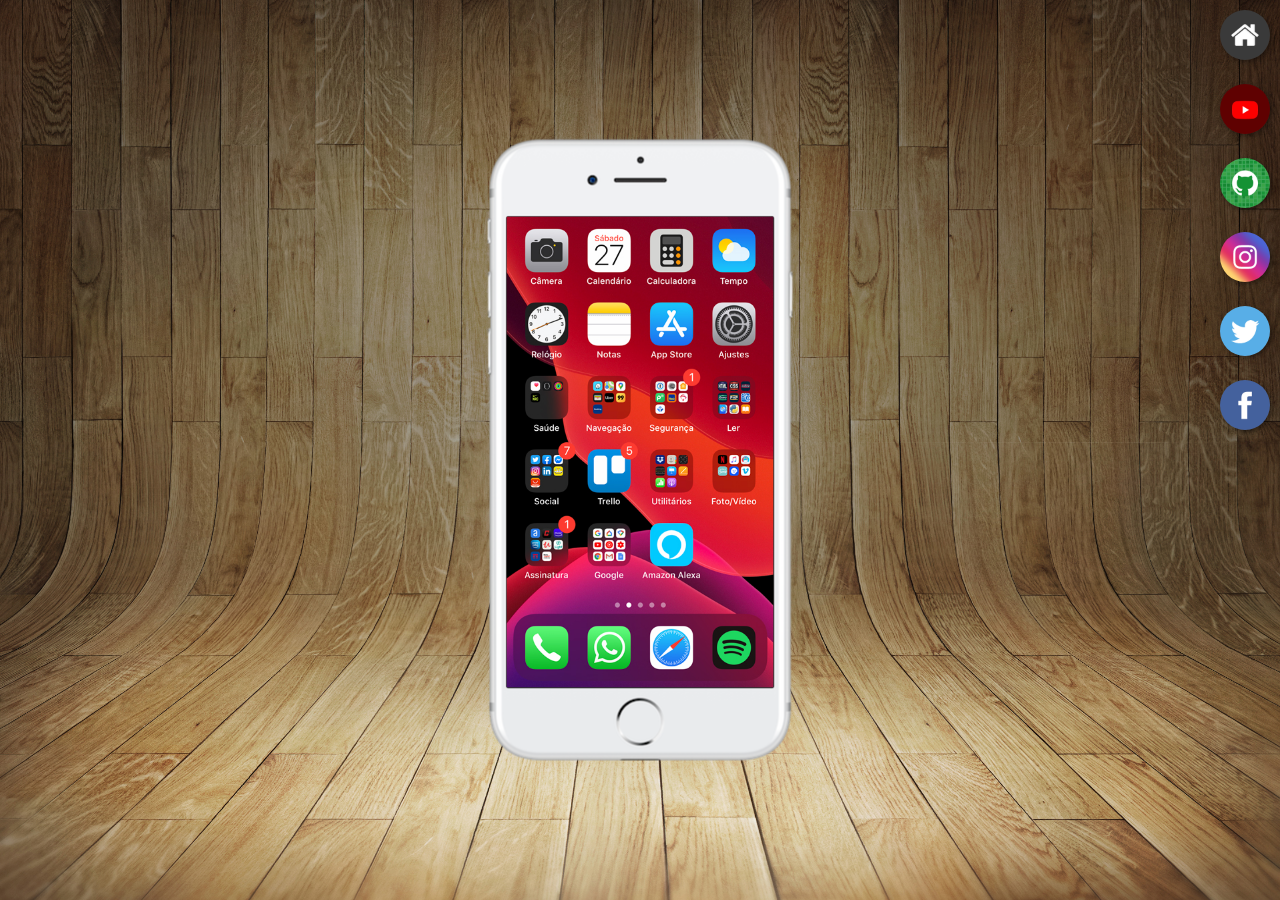
<file: index.html>
<!DOCTYPE html>
<html lang="pt-br">
<head>
    <meta charset="UTF-8">
    <meta name="viewport" content="width=device-width, initial-scale=1.0">
    <link rel="shortcut icon" href="favicon.ico" type="image/x-icon">
    <link rel="stylesheet" href="estilo/style.css">
    <title>Projeto Redes Sociais</title>
</head>
<body>
    <main>
        <section id="telefone">
            <iframe src="home.html" name="tela" id="tela" frameborder="0"> Seu navegador não é compatível com isso</iframe>
        </section>
        <section id="redes-sociais">
            <a href="home.html" target="tela"><img src="imagens/logo-home.jpg" alt="Home"></a><br>
            <a href="youtube.html" target="tela"><img src="imagens/logo-youtube.jpg" alt="Youtube"></a><br>
            <a href="github.html" target="tela"><img src="imagens/logo-github.jpg" alt="Github"></a><br>
            <a href="instagram.html" target="tela"><img src="imagens/logo-instagram.jpg" alt="Instagram"></a><br>
            <a href="twitter.html" target="tela"><img src="imagens/logo-twitter.jpg" alt="Twitter"></a><br>
            <a href="facebook.html" target="tela"><img src="imagens/logo-facebook.jpg" alt="Facebook"></a><br>
        </section>
    </main>
</body>
</html>
</file>
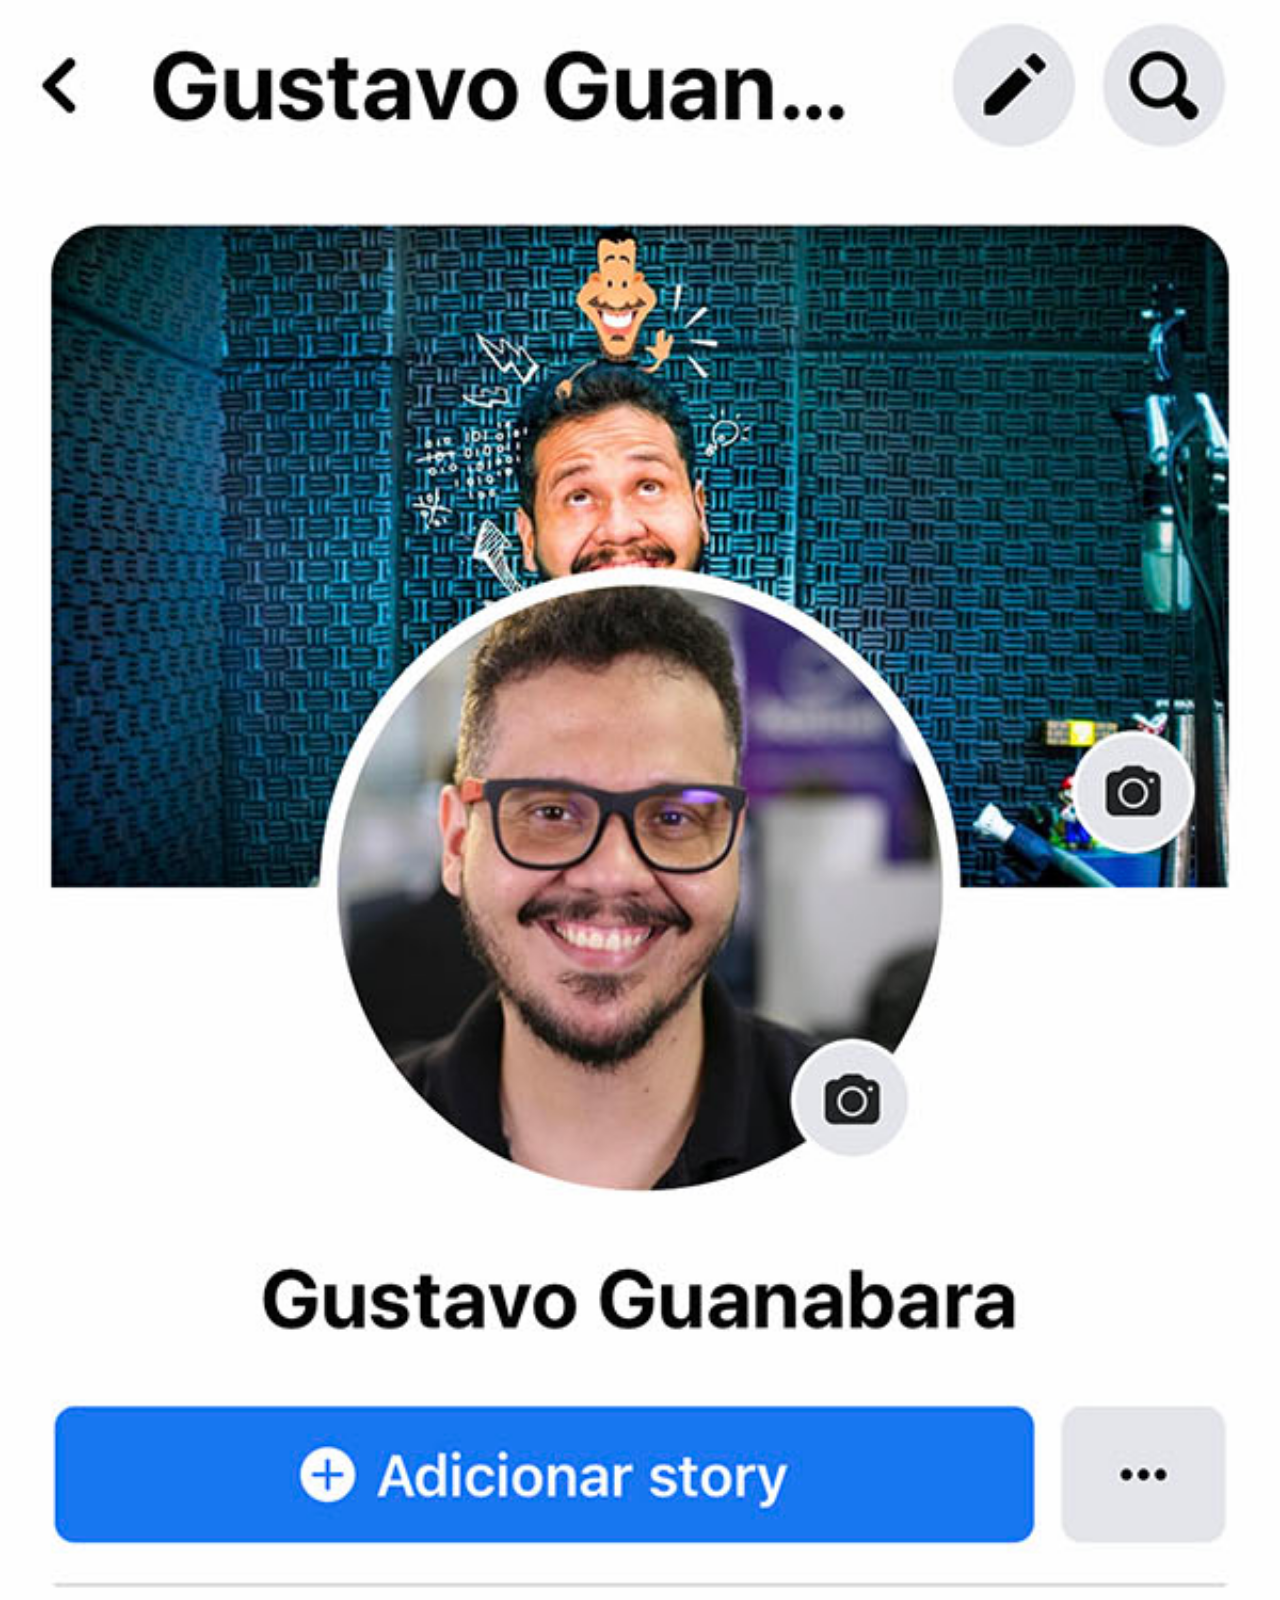
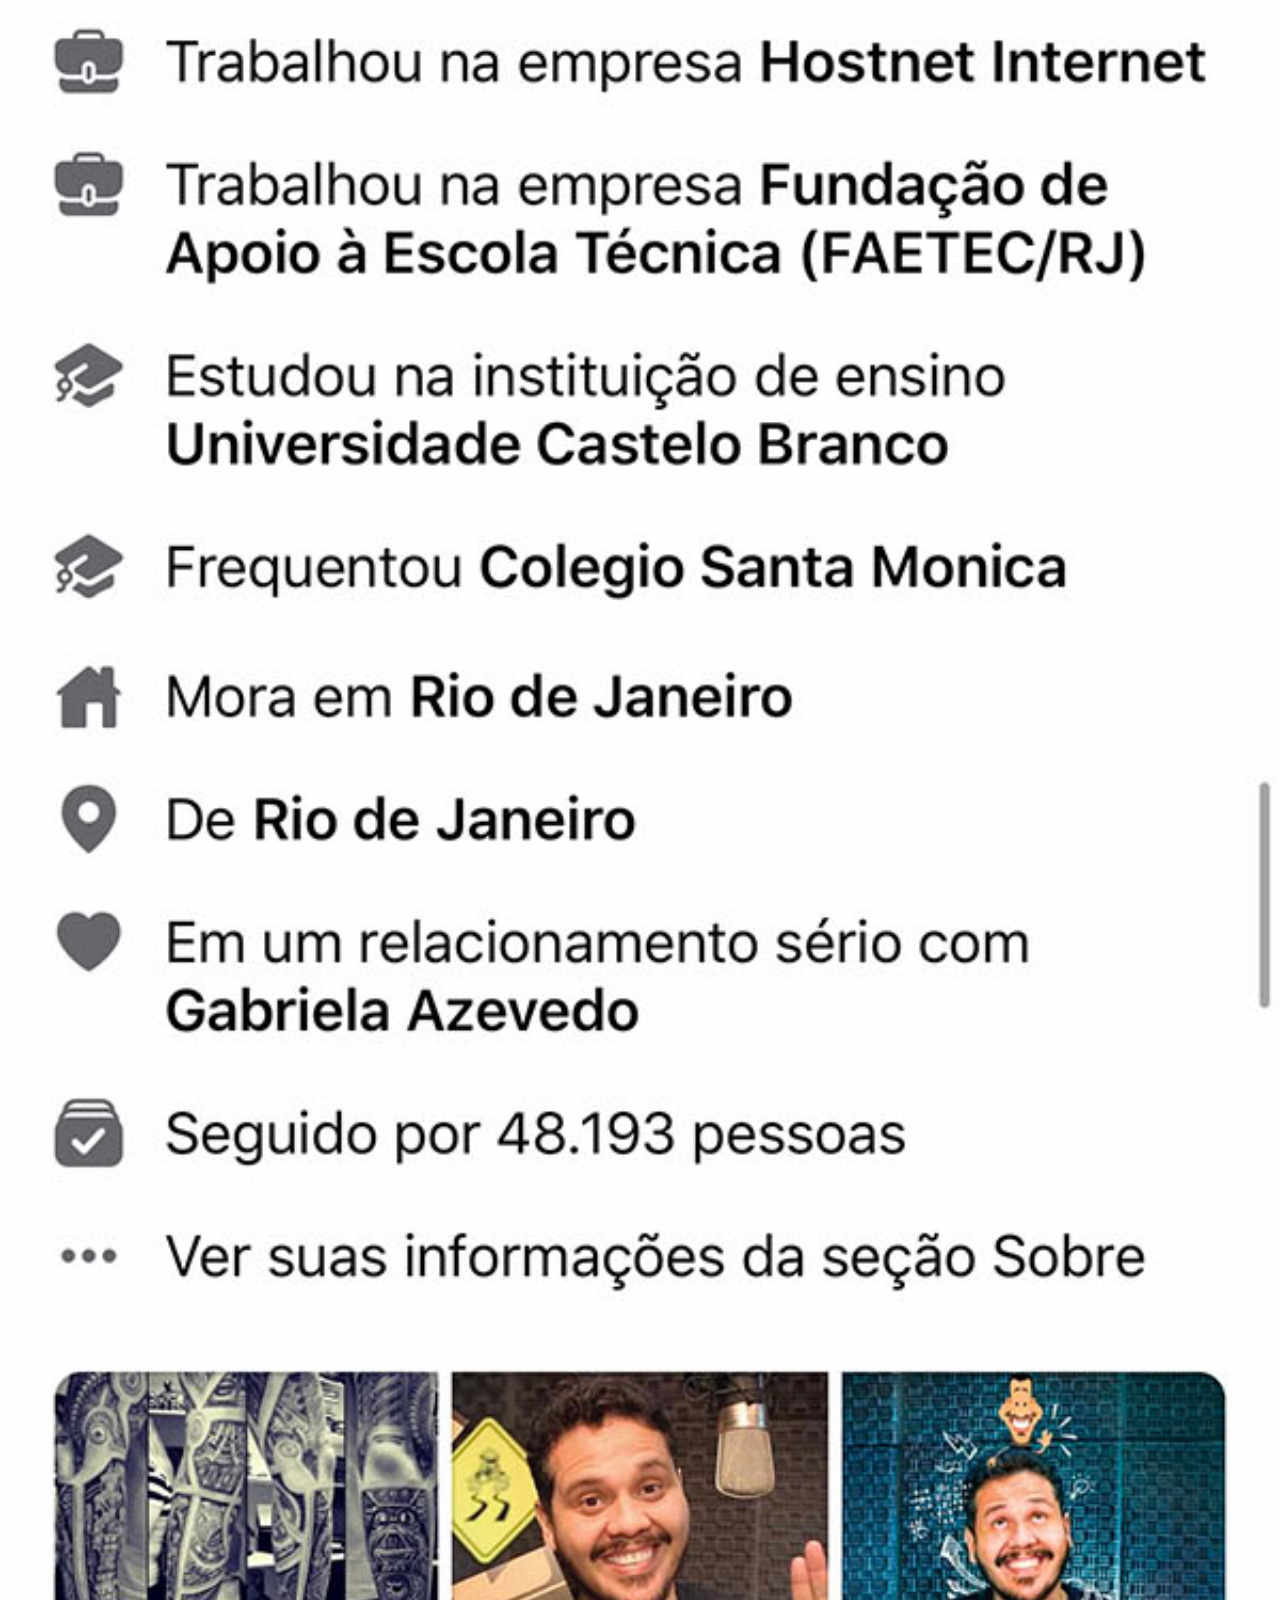
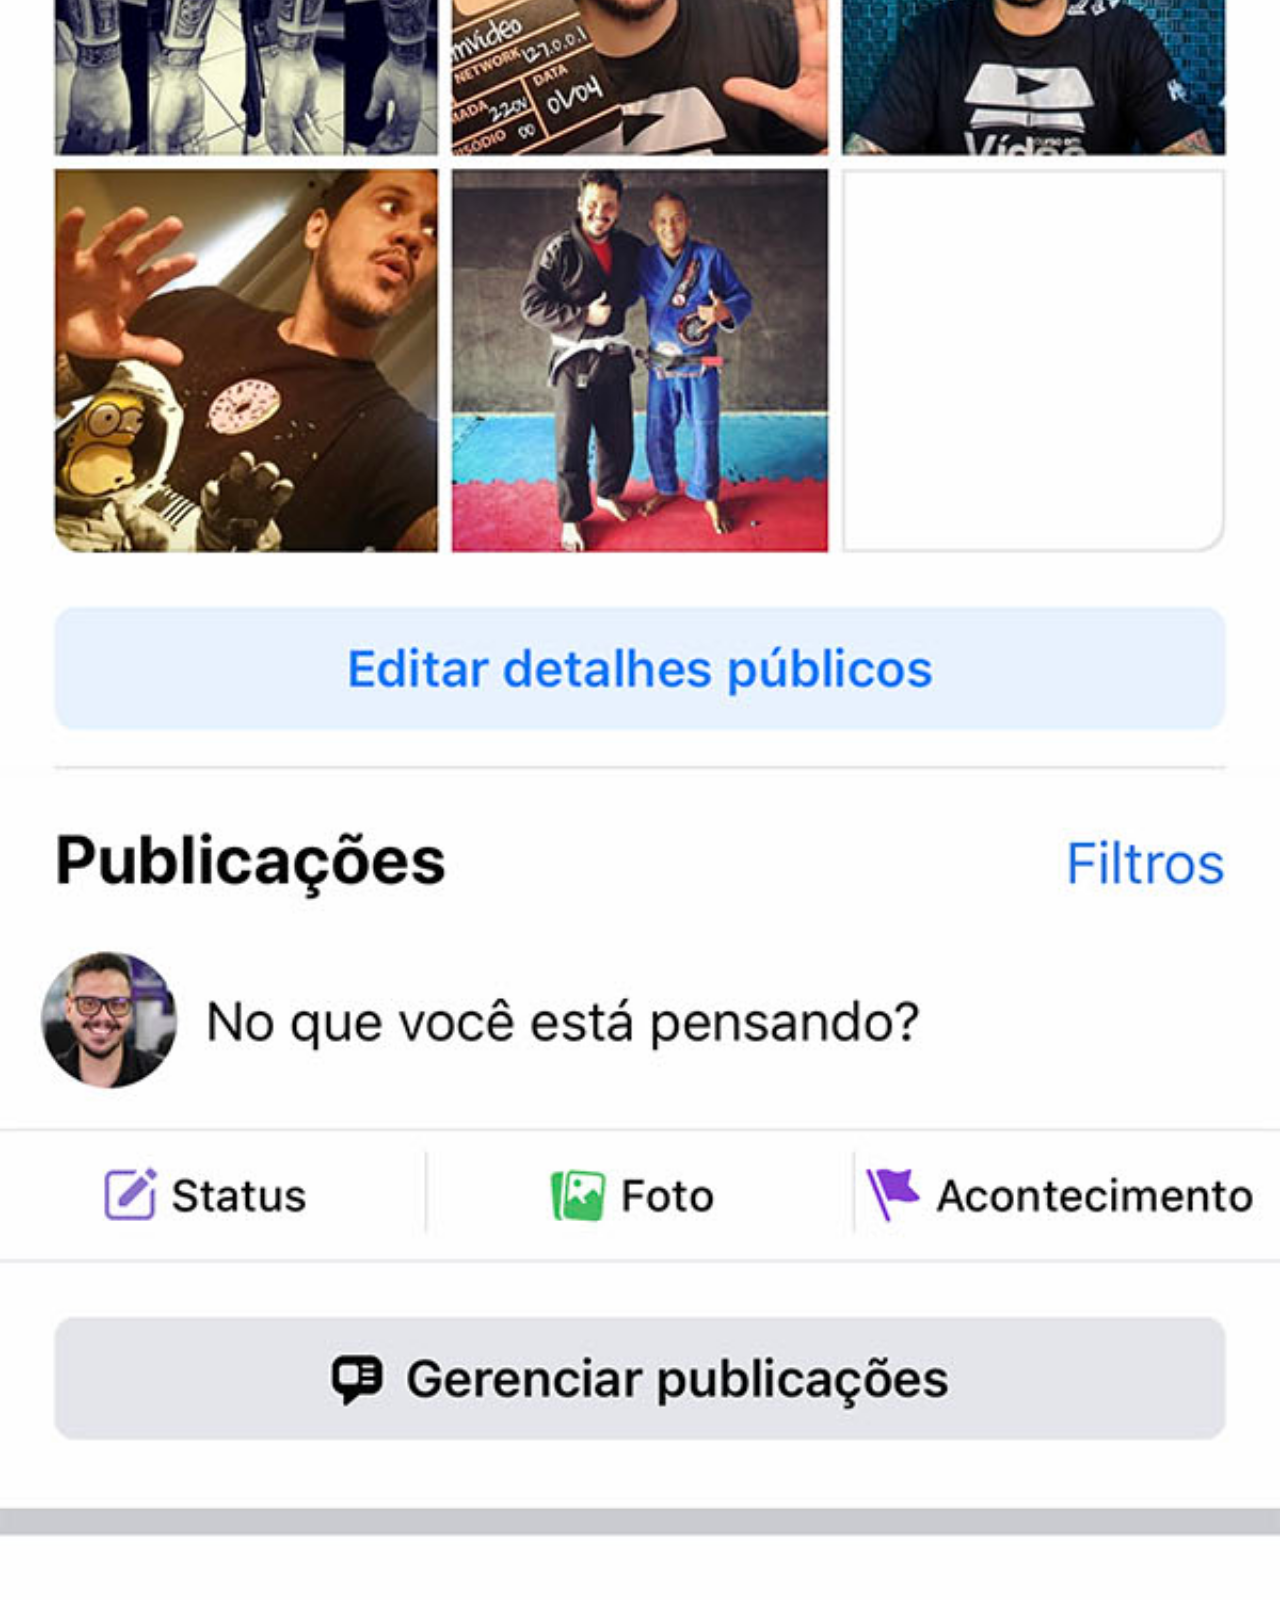
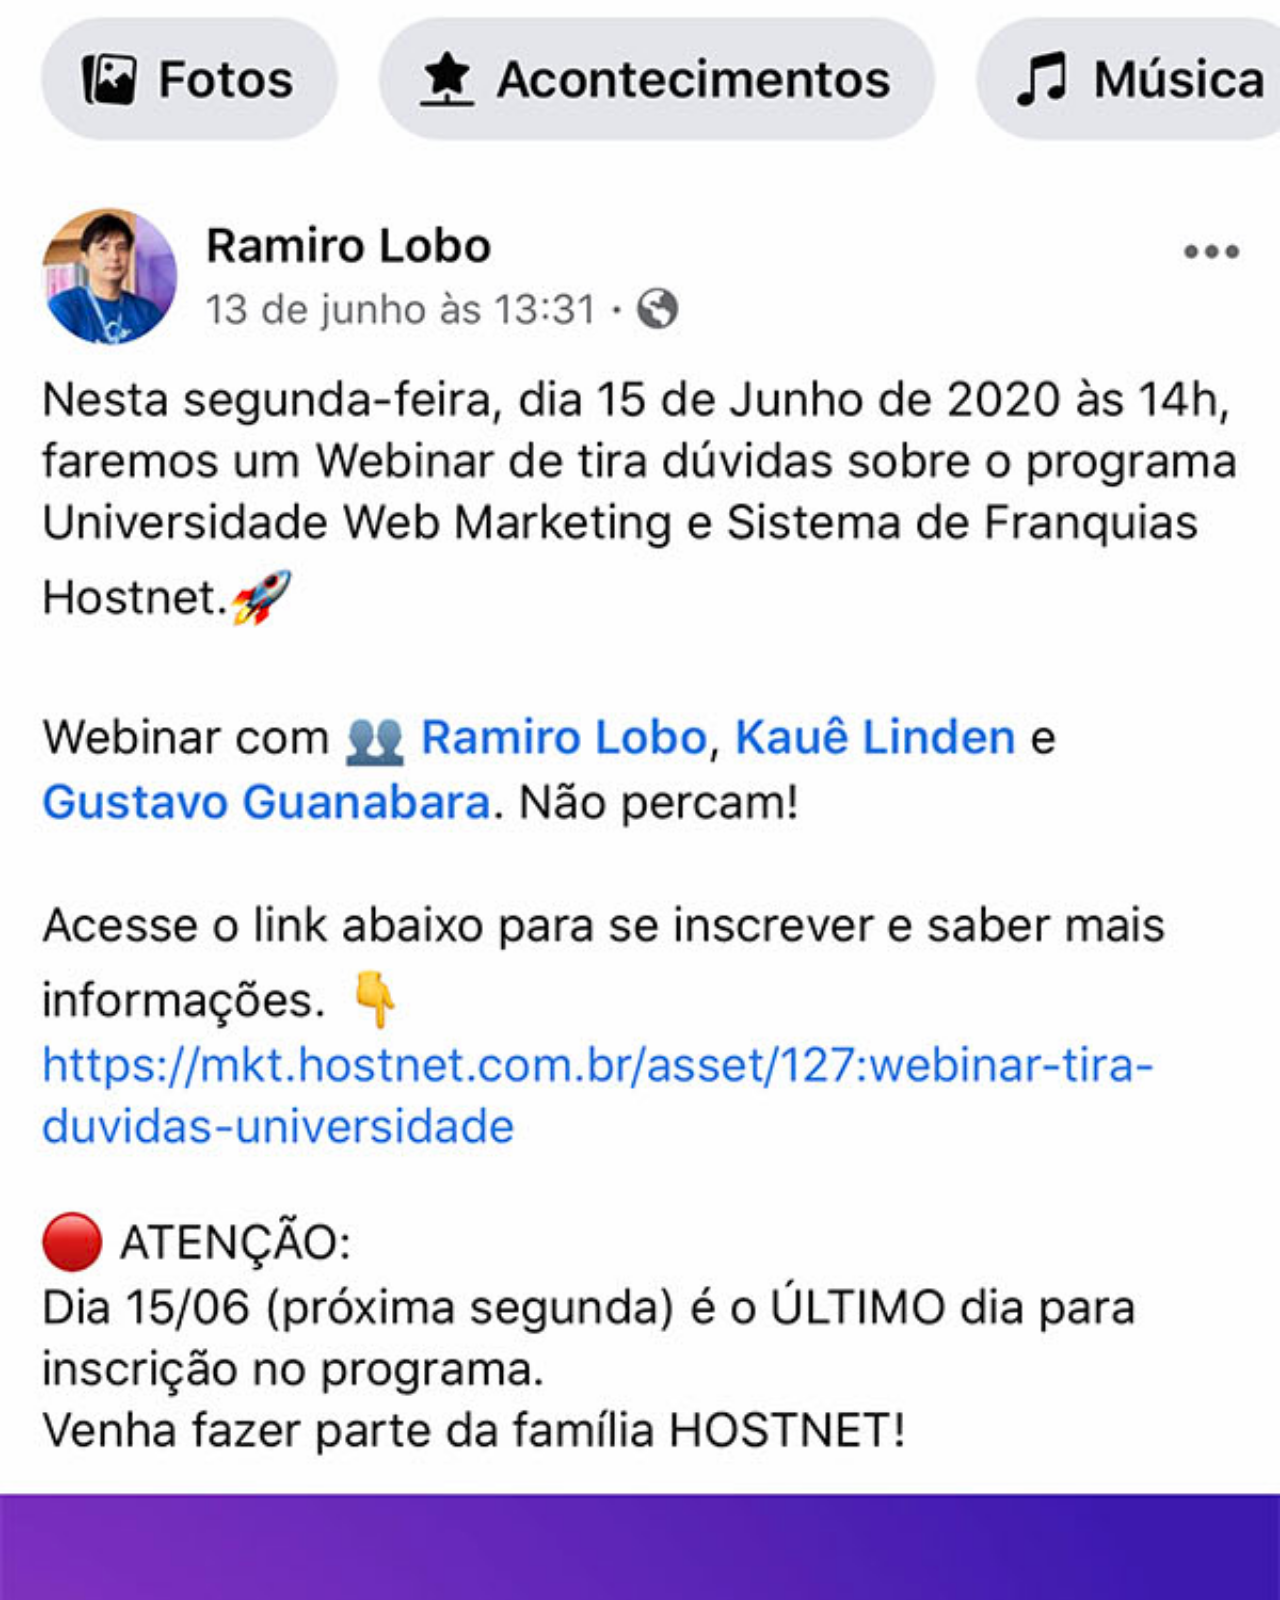
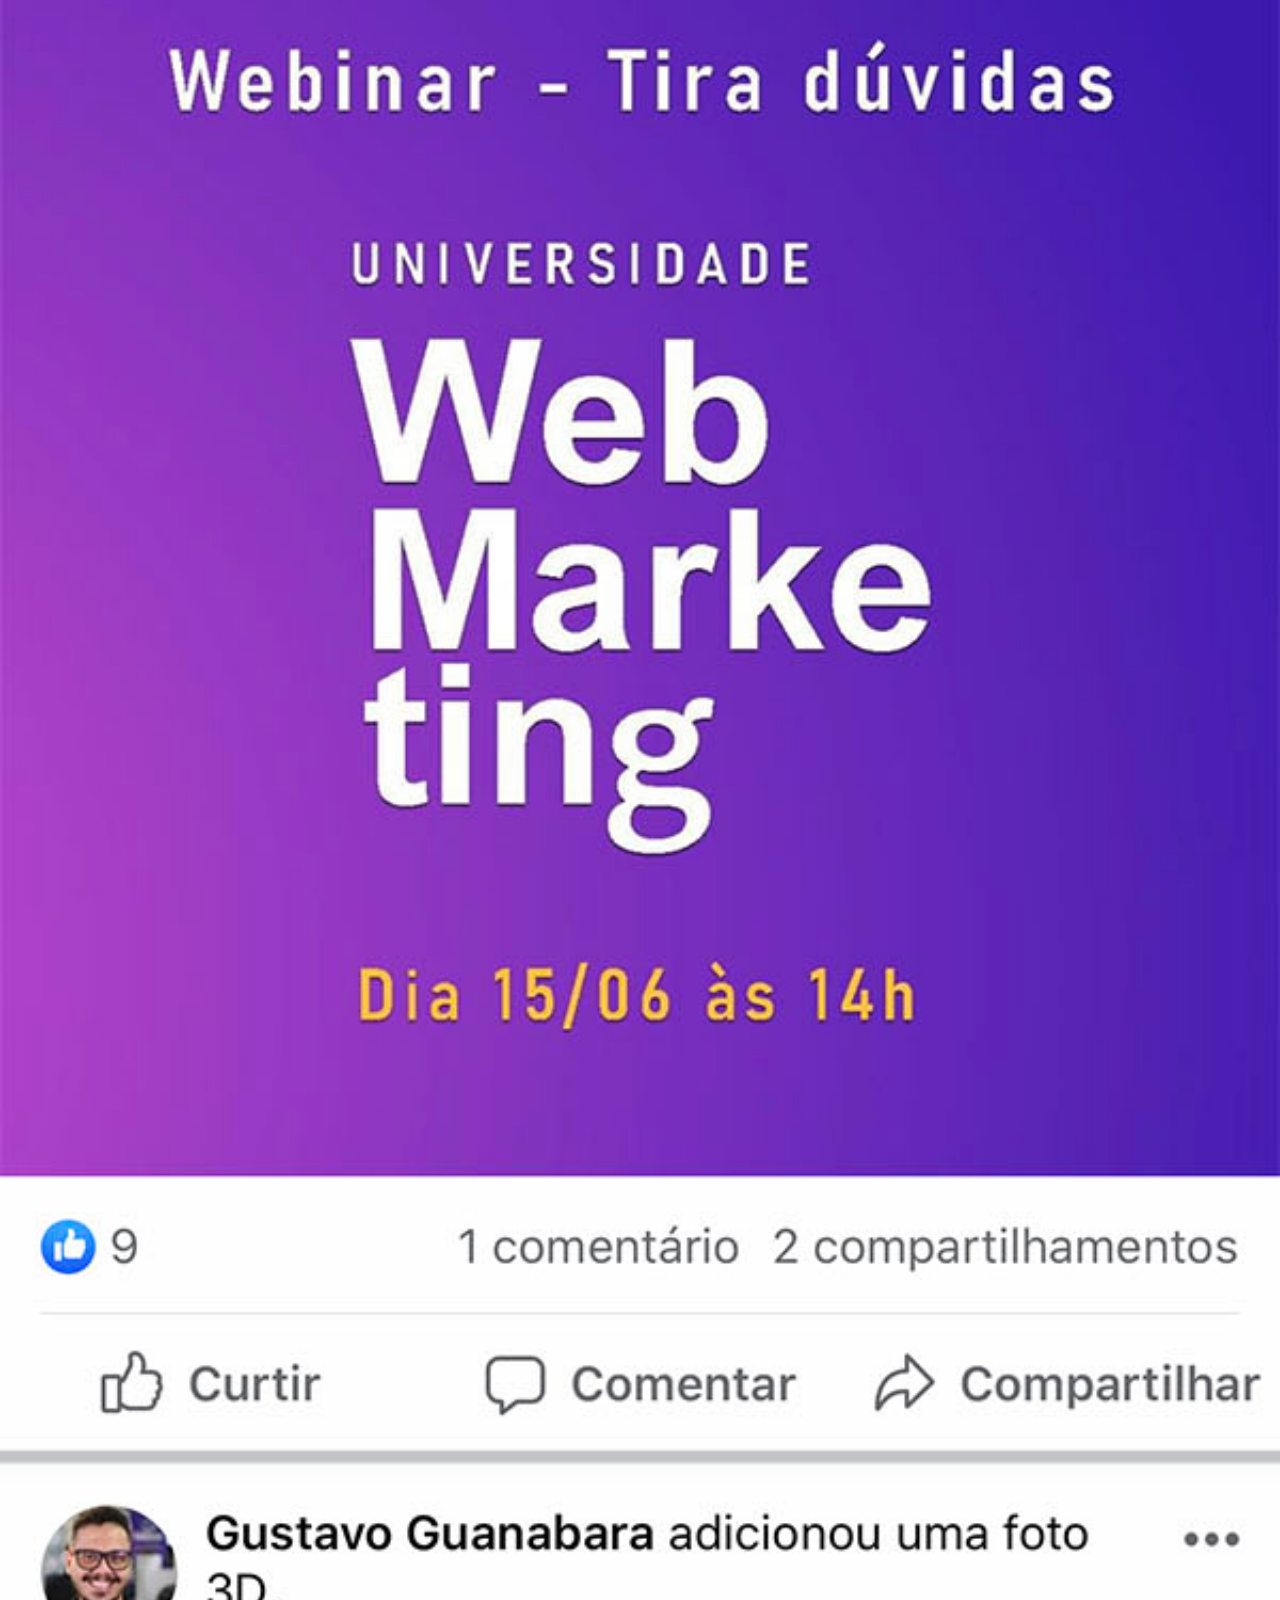
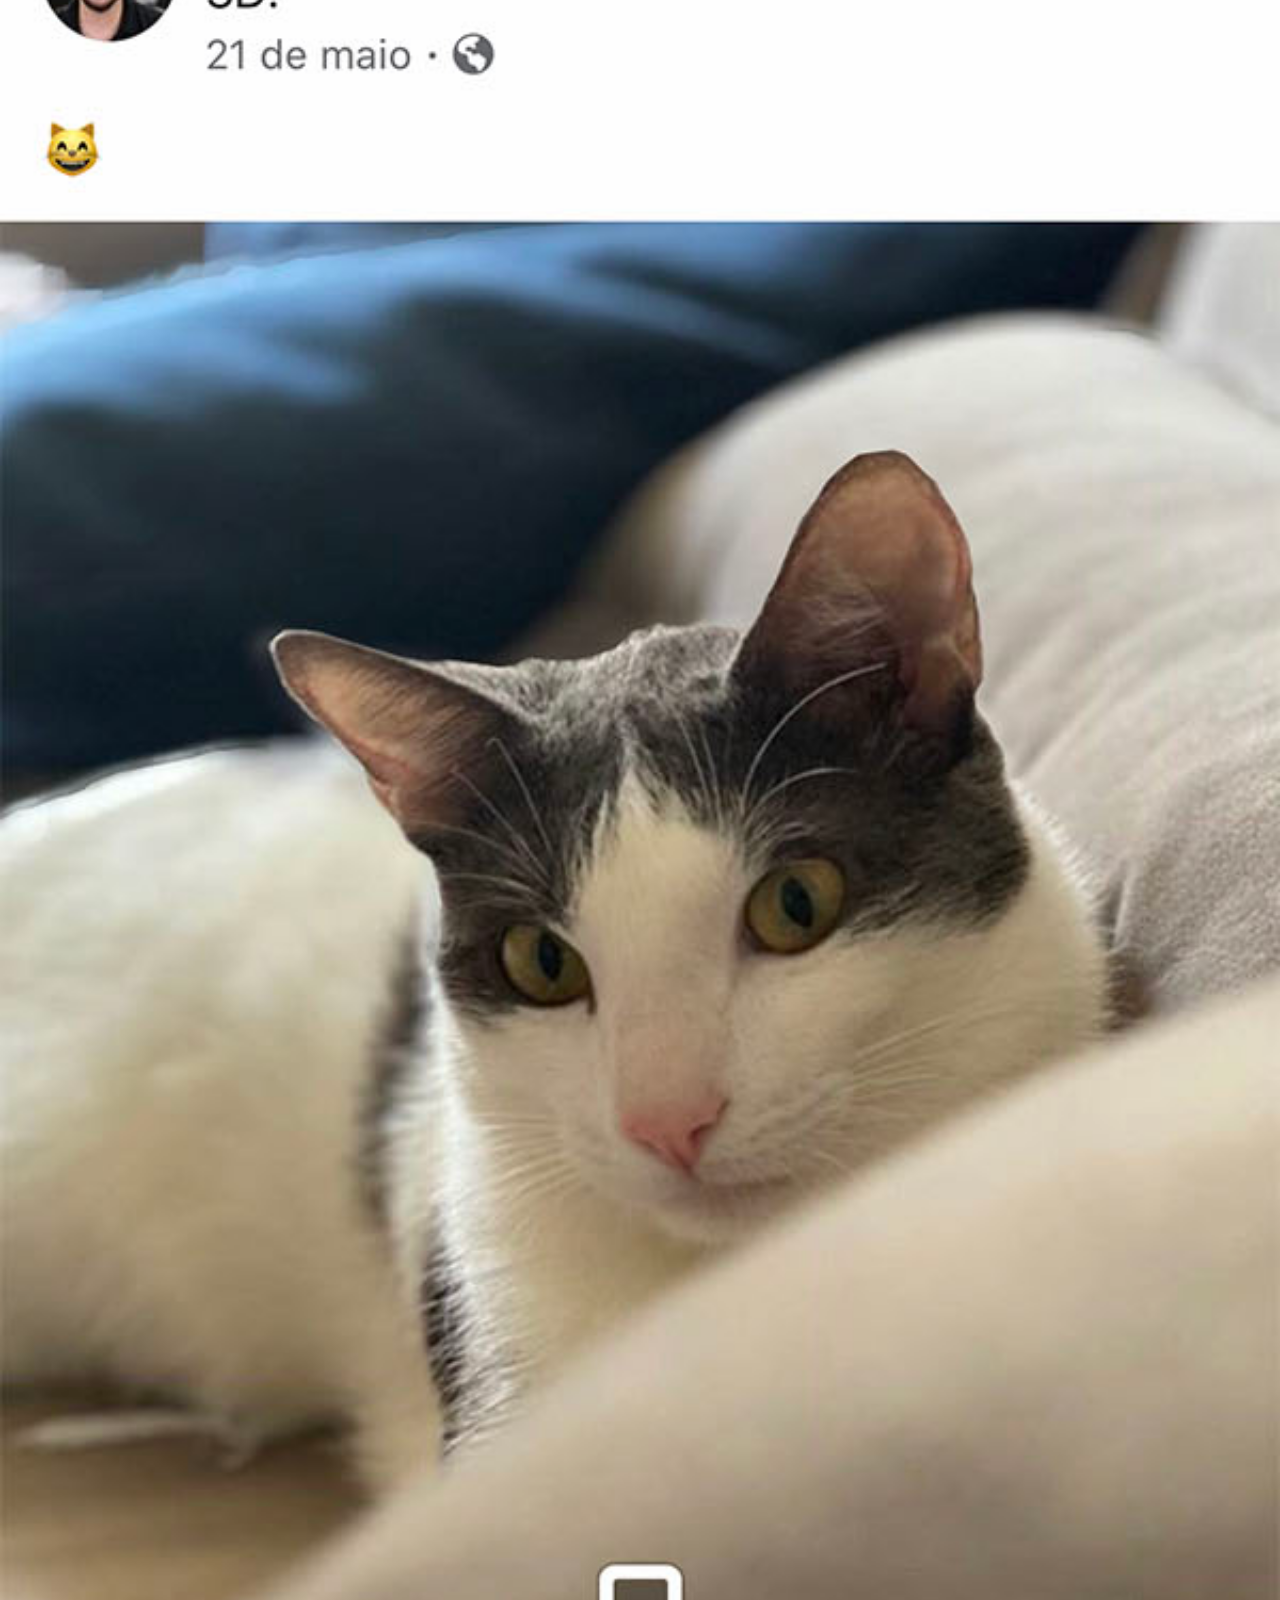
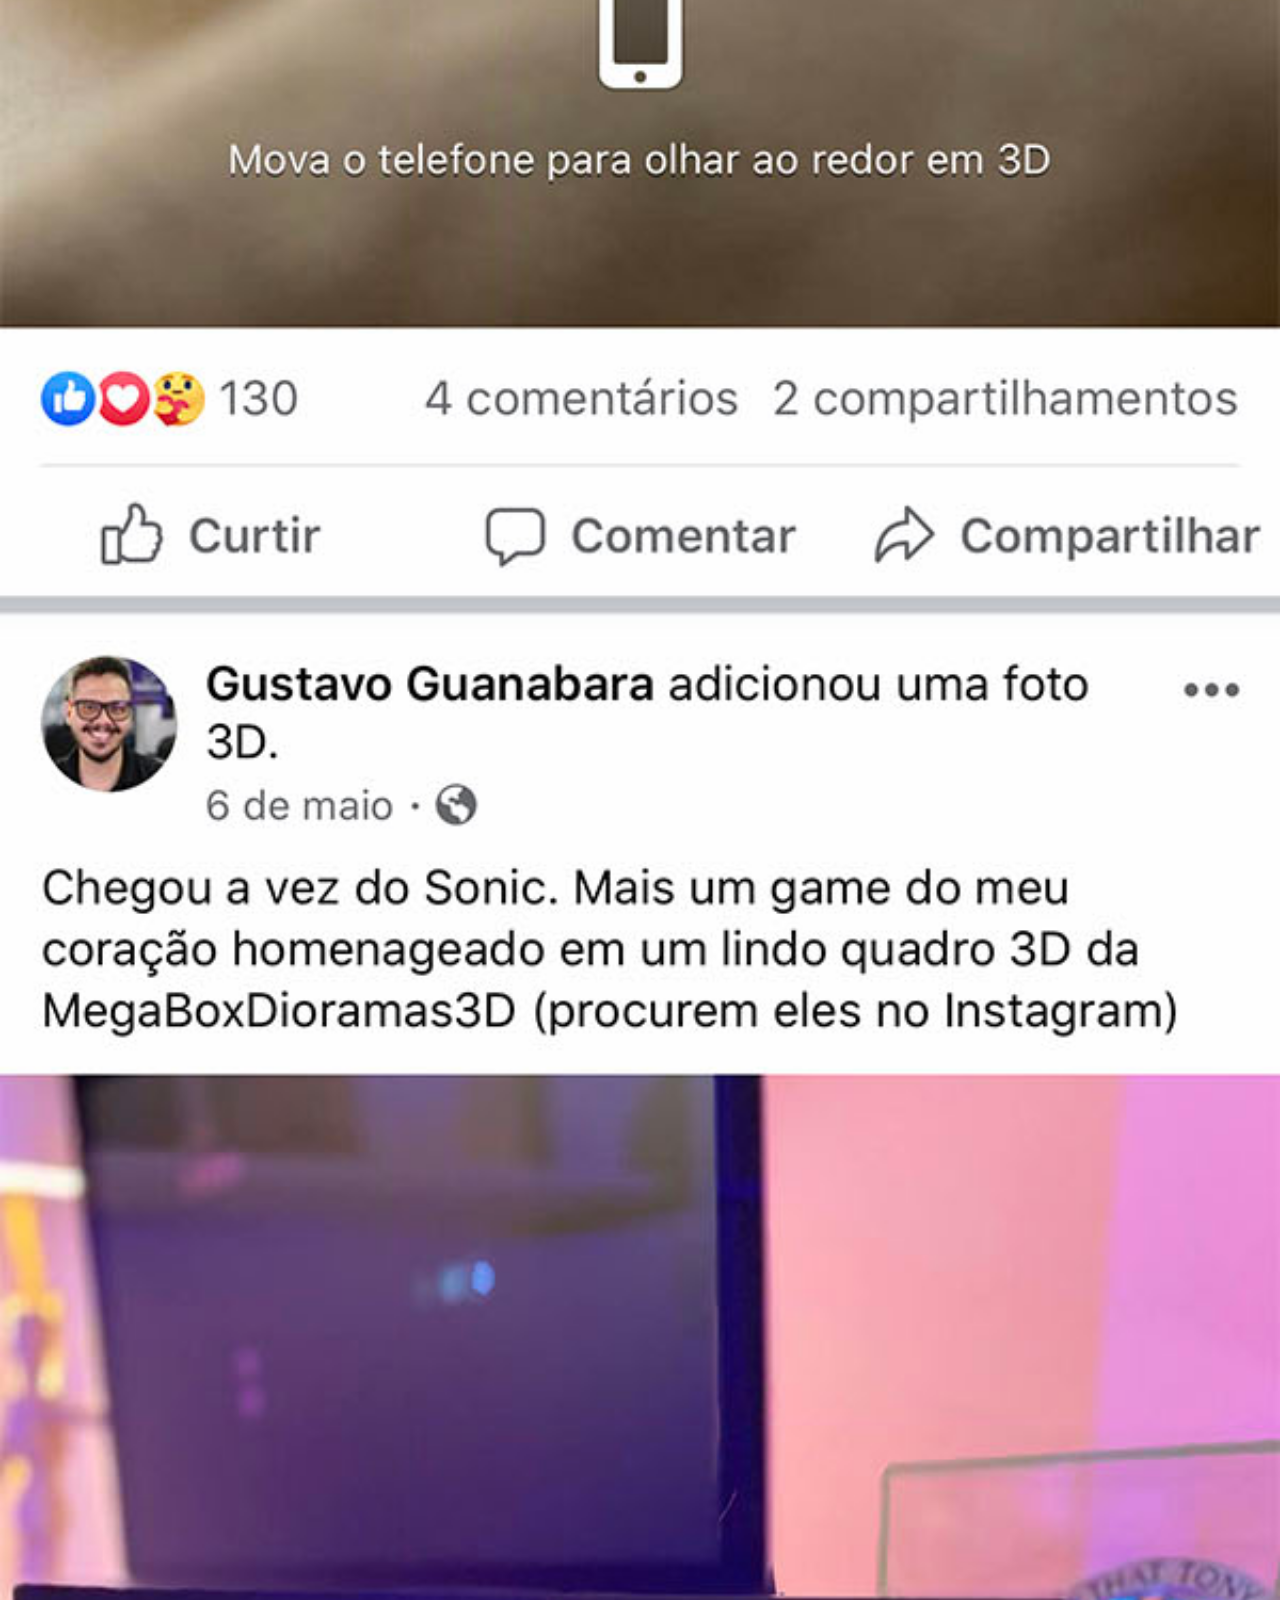
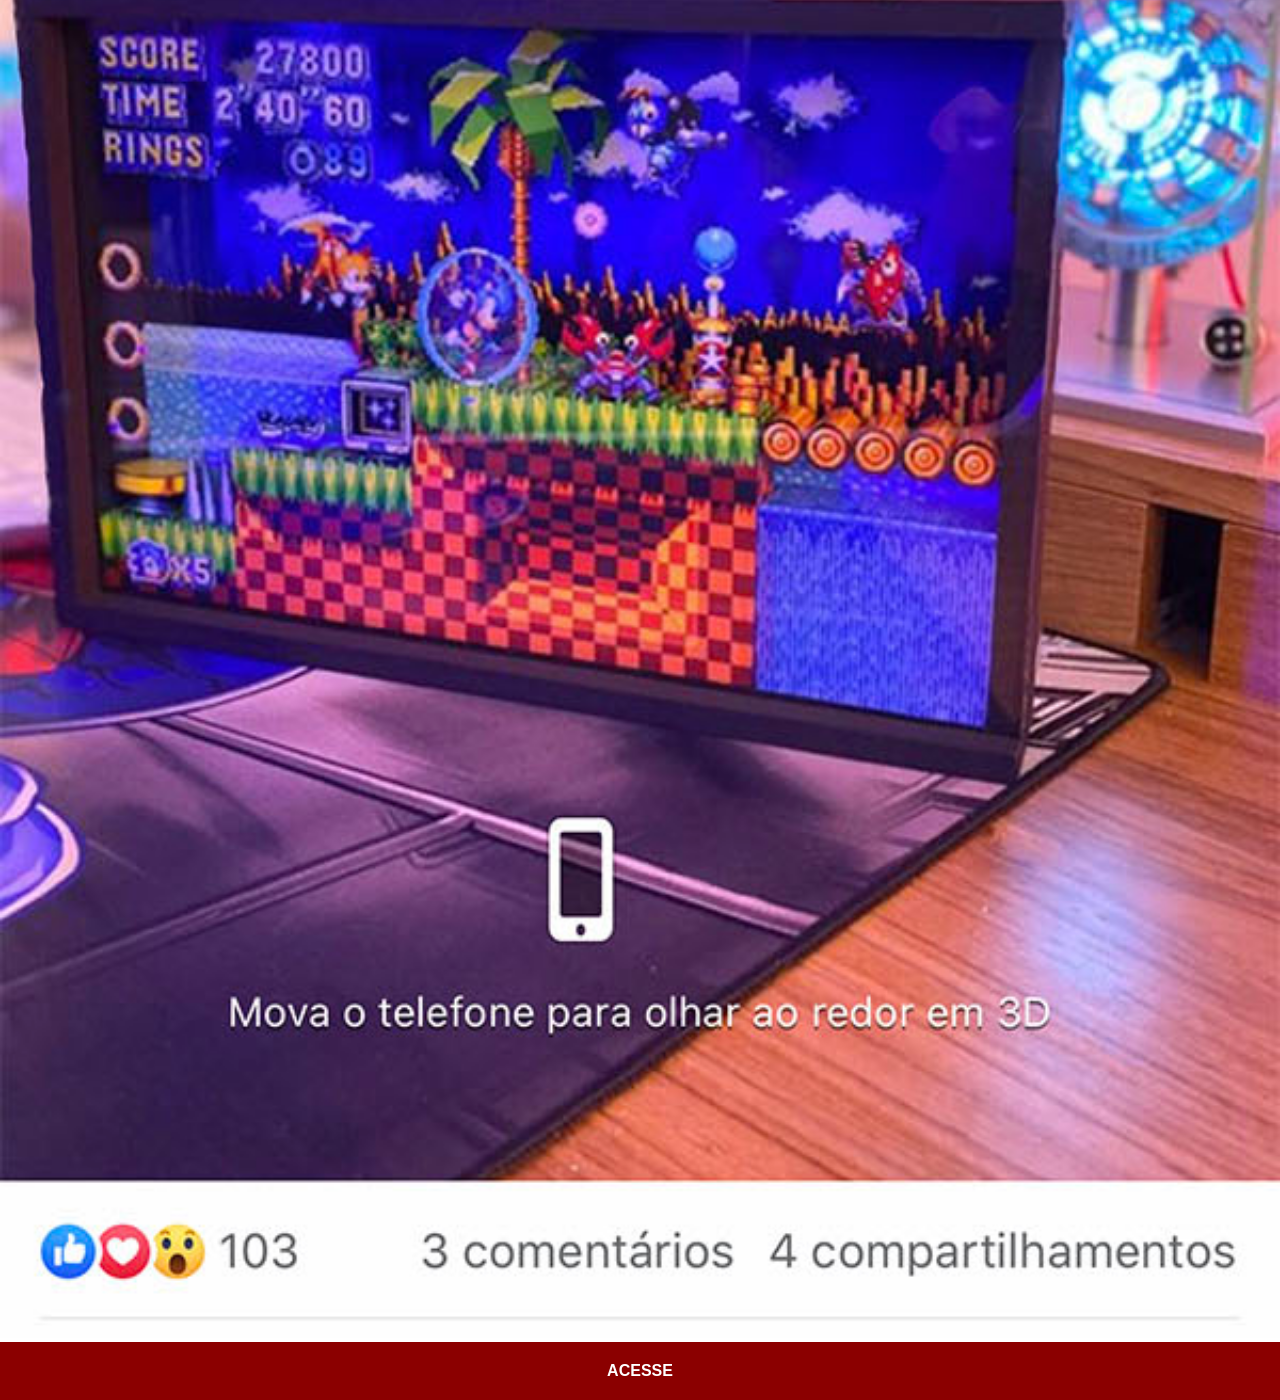
<file: facebook.html>
<!DOCTYPE html>
<html lang="pt-br">
<head>
    <meta charset="UTF-8">
    <meta name="viewport" content="width=device-width, initial-scale=1.0">
    <title>Facebook</title>
    <link rel="stylesheet" href="estilo/social.css">
</head>
<body>
    <img src="imagens/tela-facebook.jpg" alt="Facebook">
    <a href="https://www.facebook.com/gustavoguanabara/?locale=pt_BR" target="_blank">ACESSE</a>
</body>
</html>
</file>
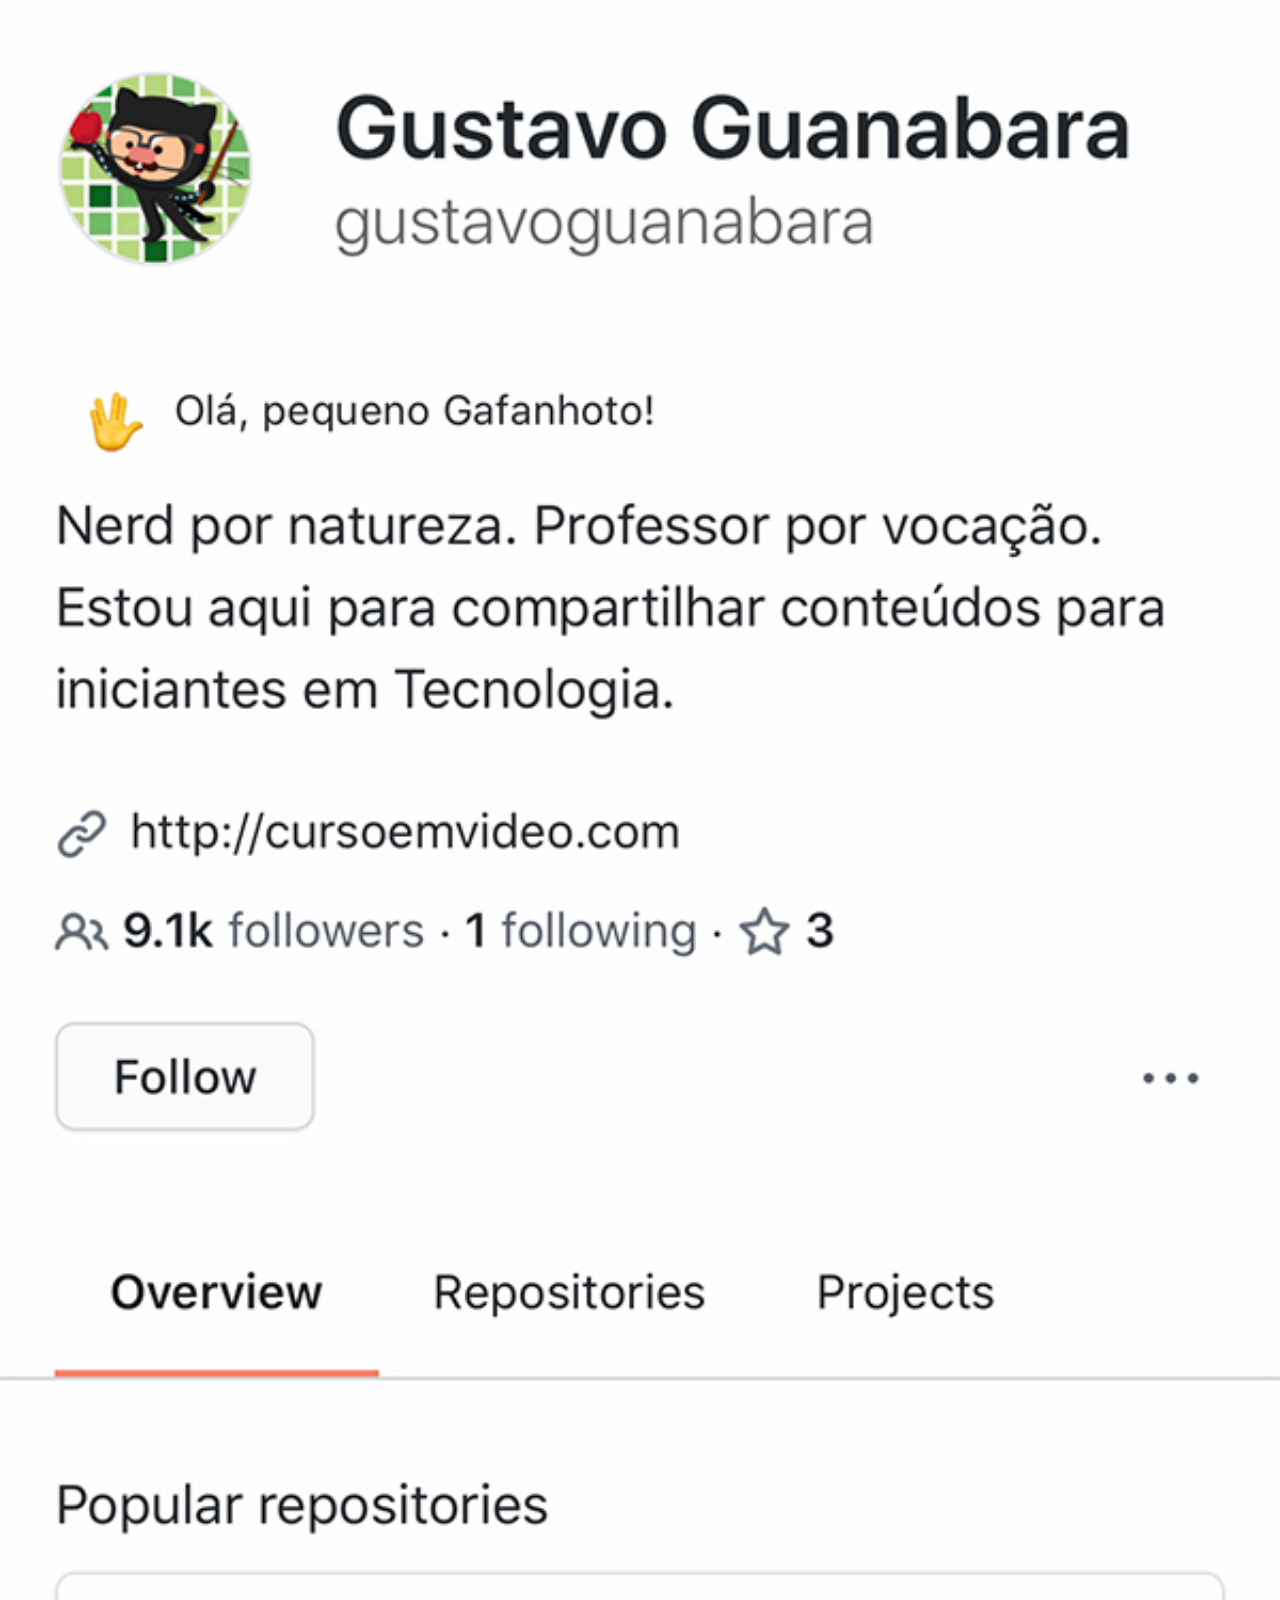
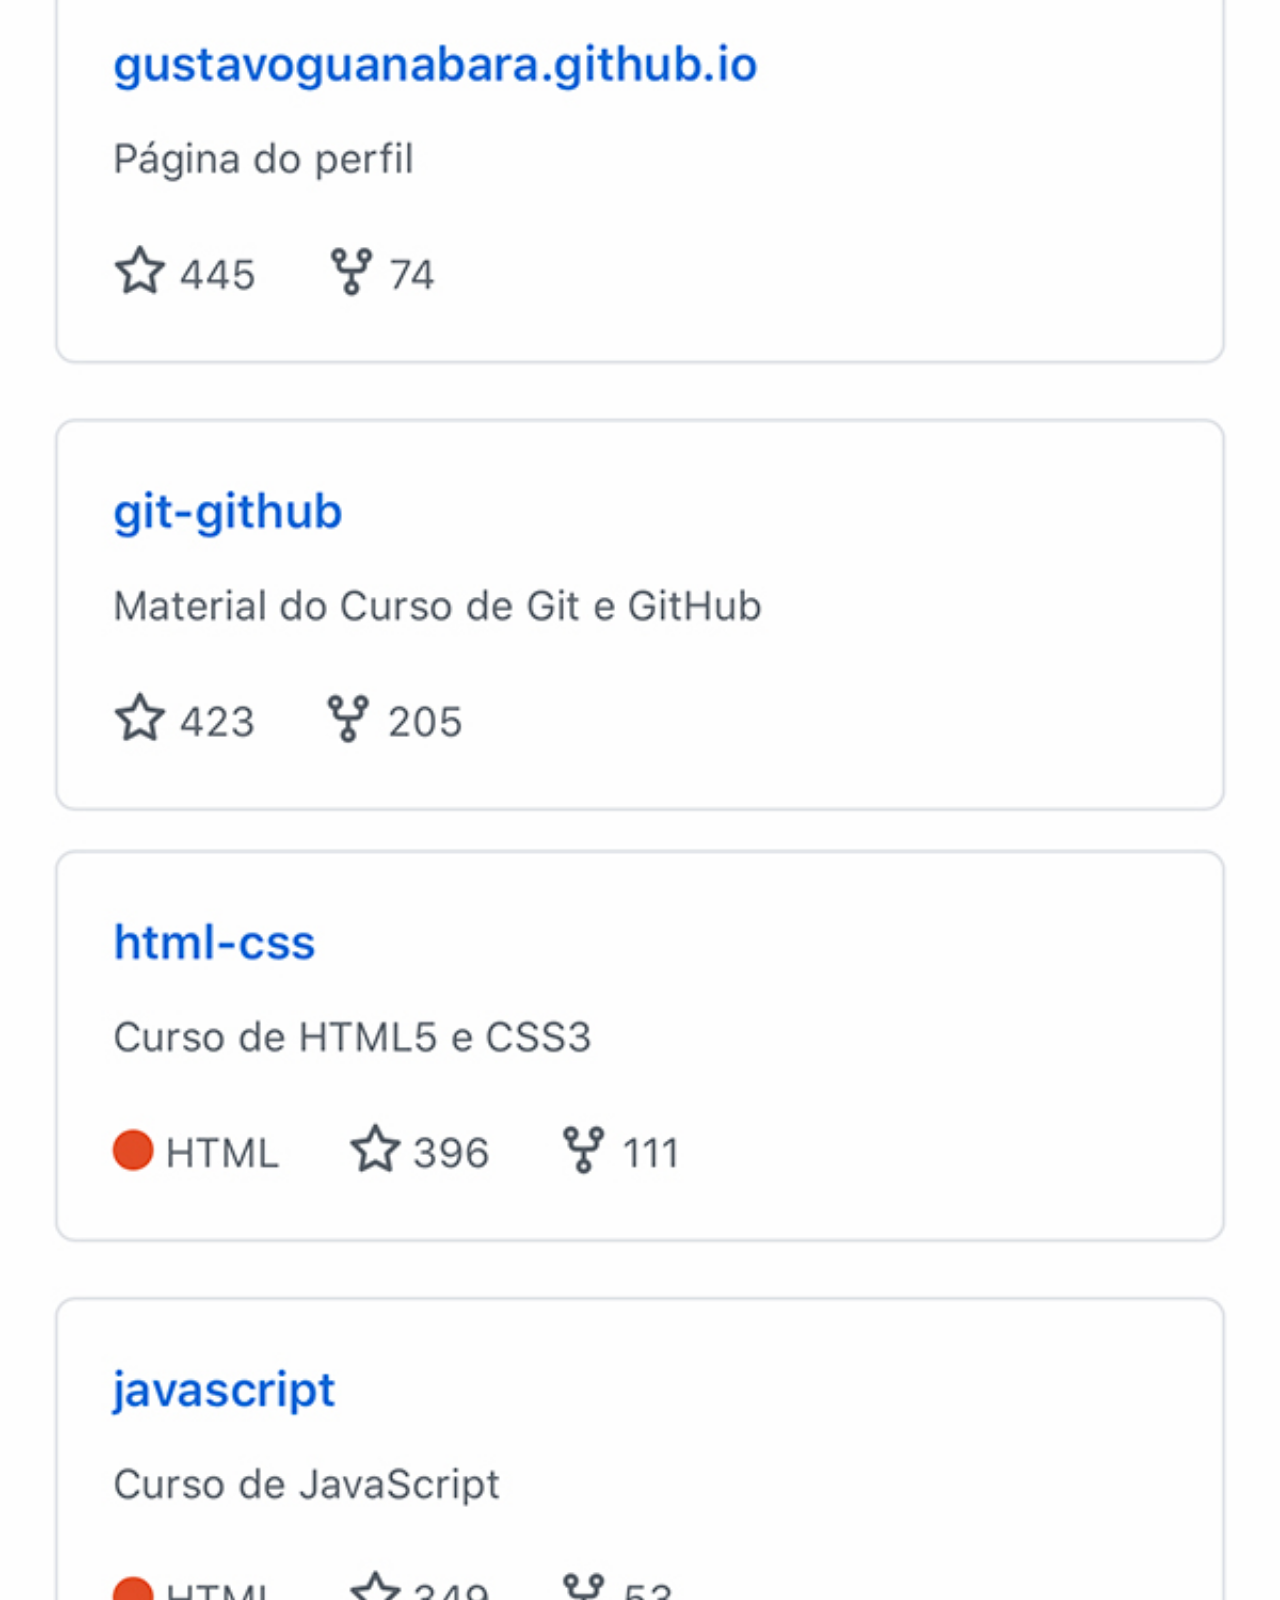
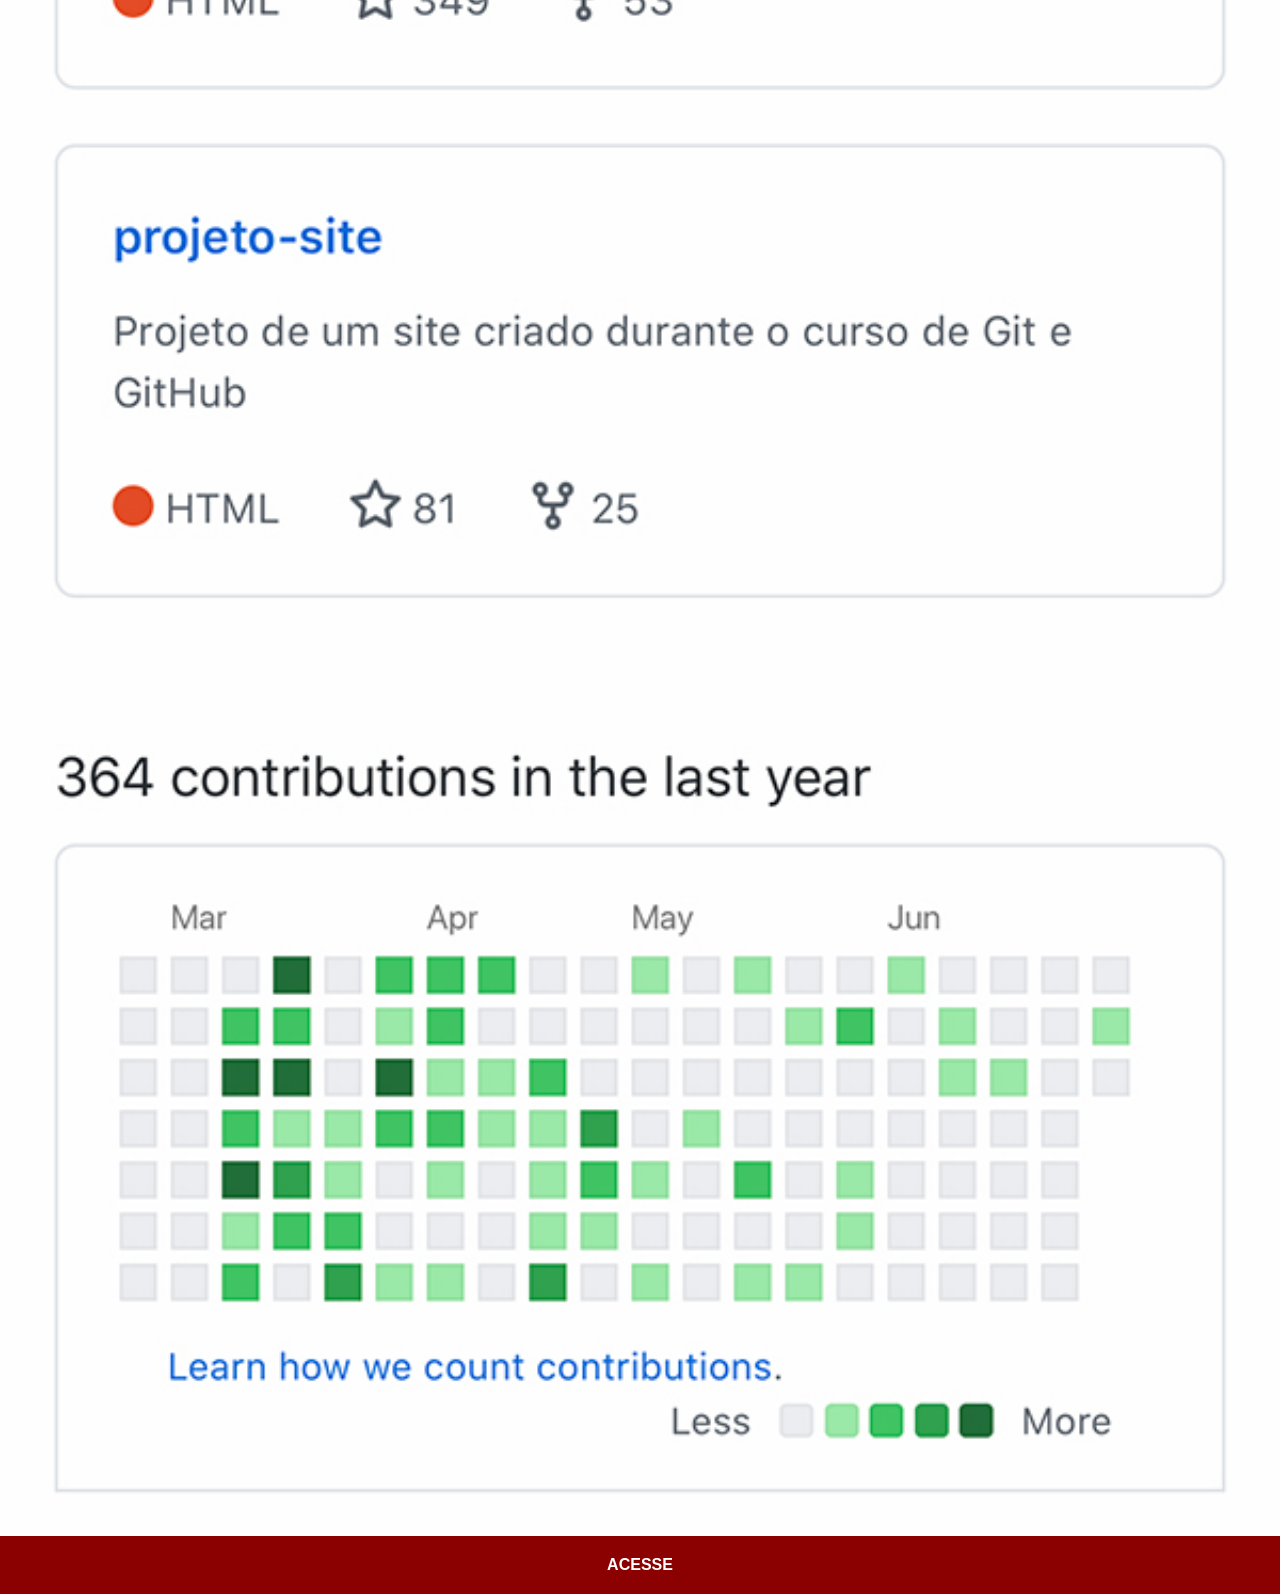
<file: github.html>
<!DOCTYPE html>
<html lang="pt-br">
<head>
    <meta charset="UTF-8">
    <meta name="viewport" content="width=device-width, initial-scale=1.0">
    <title>Github</title>
    <link rel="stylesheet" href="estilo/social.css">
</head>
<body>
    <img src="imagens/tela-github.jpg" alt="Github">
    <a href="https://github.com/gustavoguanabara" target="_blank">ACESSE</a>
</body>
</html>
</file>
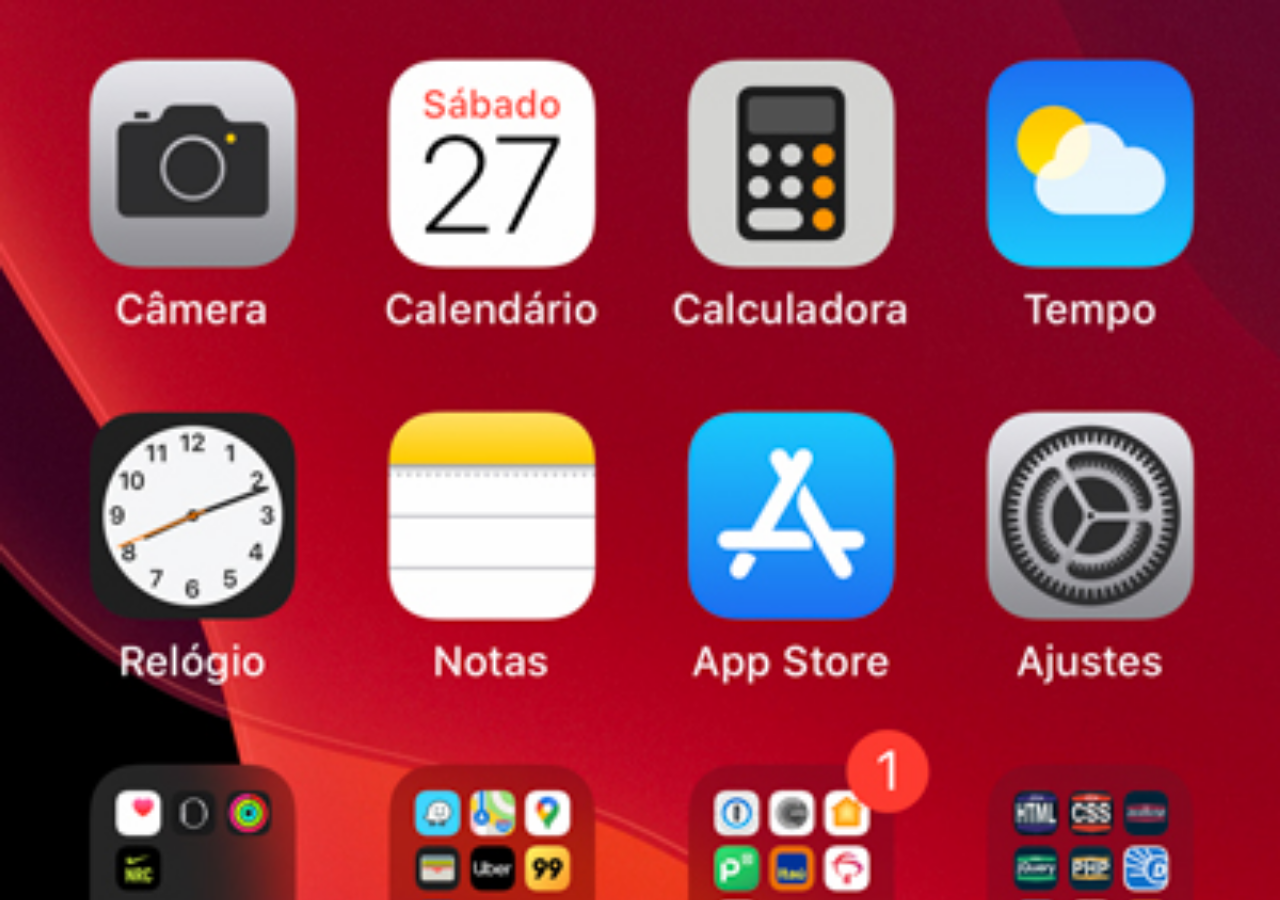
<file: home.html>
<!DOCTYPE html>
<html lang="pt-br">
<head>
    <meta charset="UTF-8">
    <meta name="viewport" content="width=device-width, initial-scale=1.0">
    <title>Home</title>
    <style>
        * {
            margin: 0;
            padding: 0;
        }
        body {
            width: 100vw;
            height: 100vh;
            background: black url(imagens/tela-home.jpg) no-repeat top center;
            background-size: cover;
        }
    </style>
</head>
<body>
    
</body>
</html>
</file>
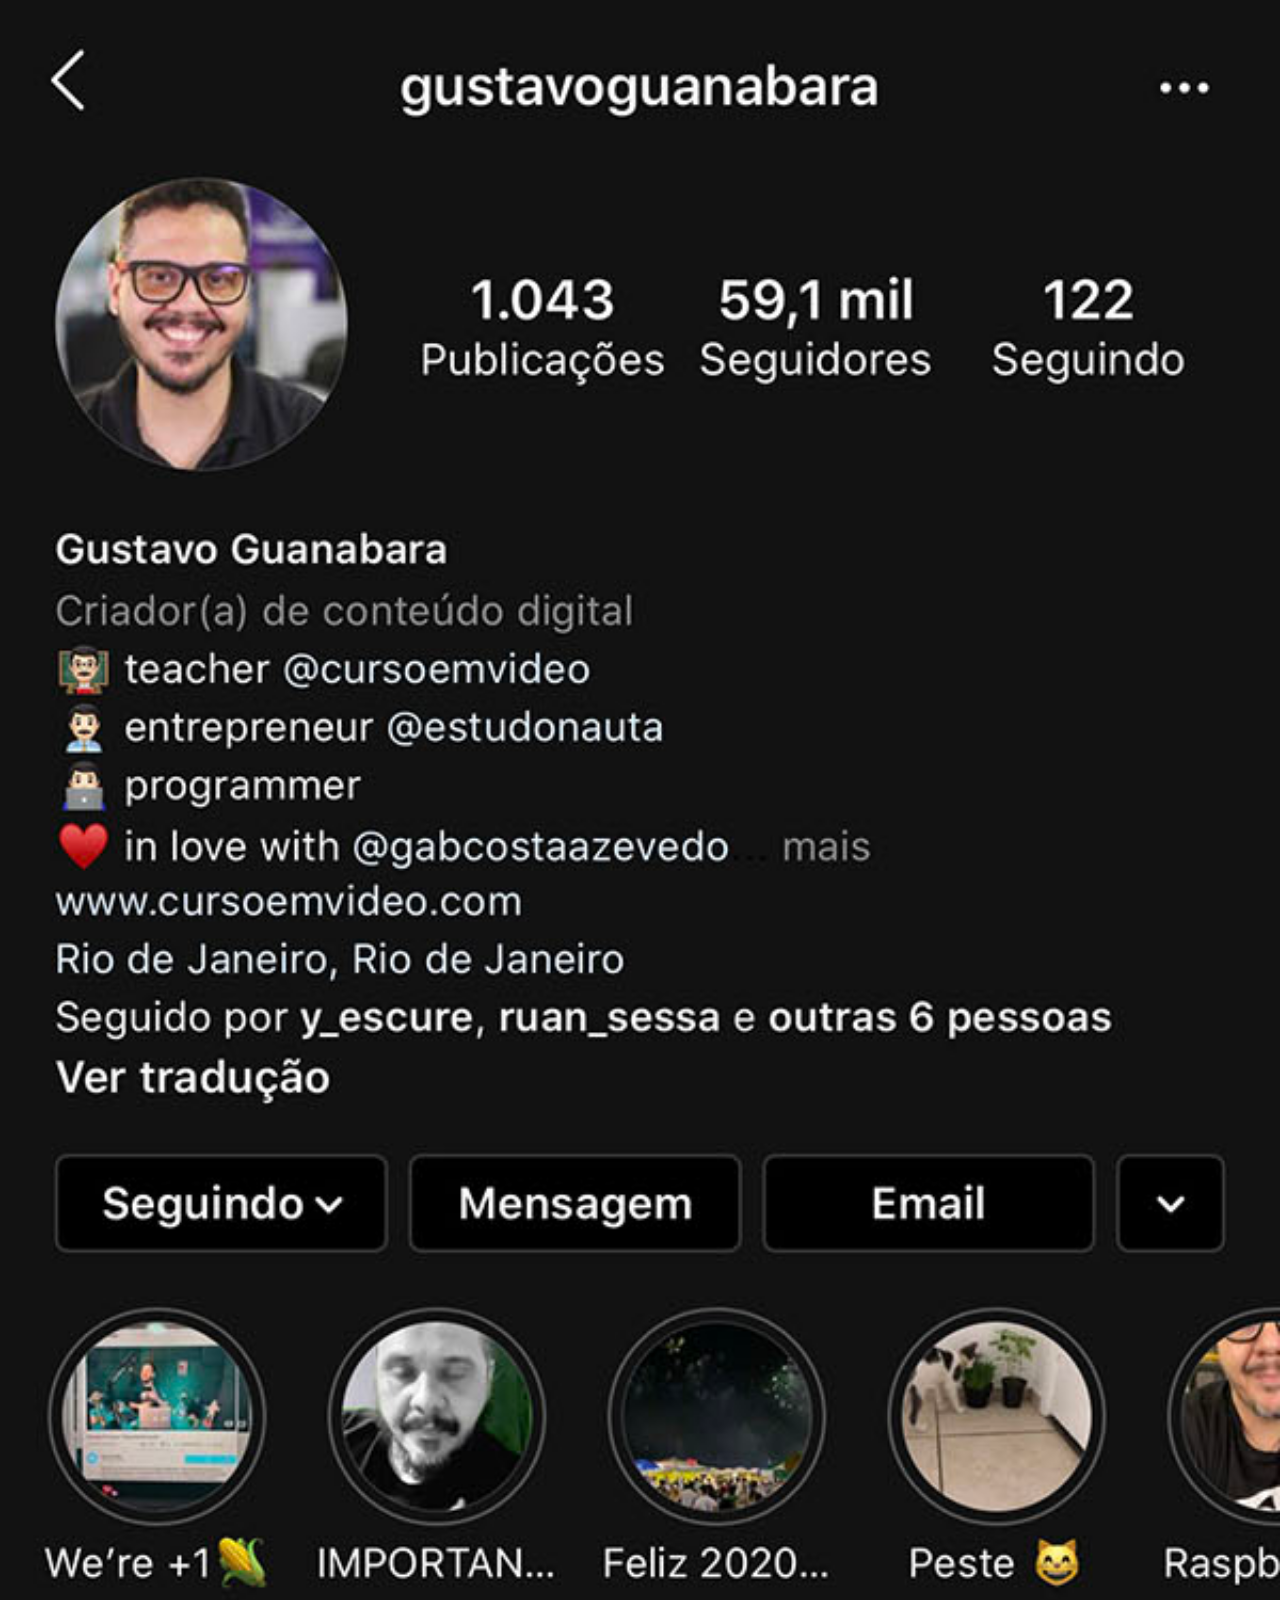
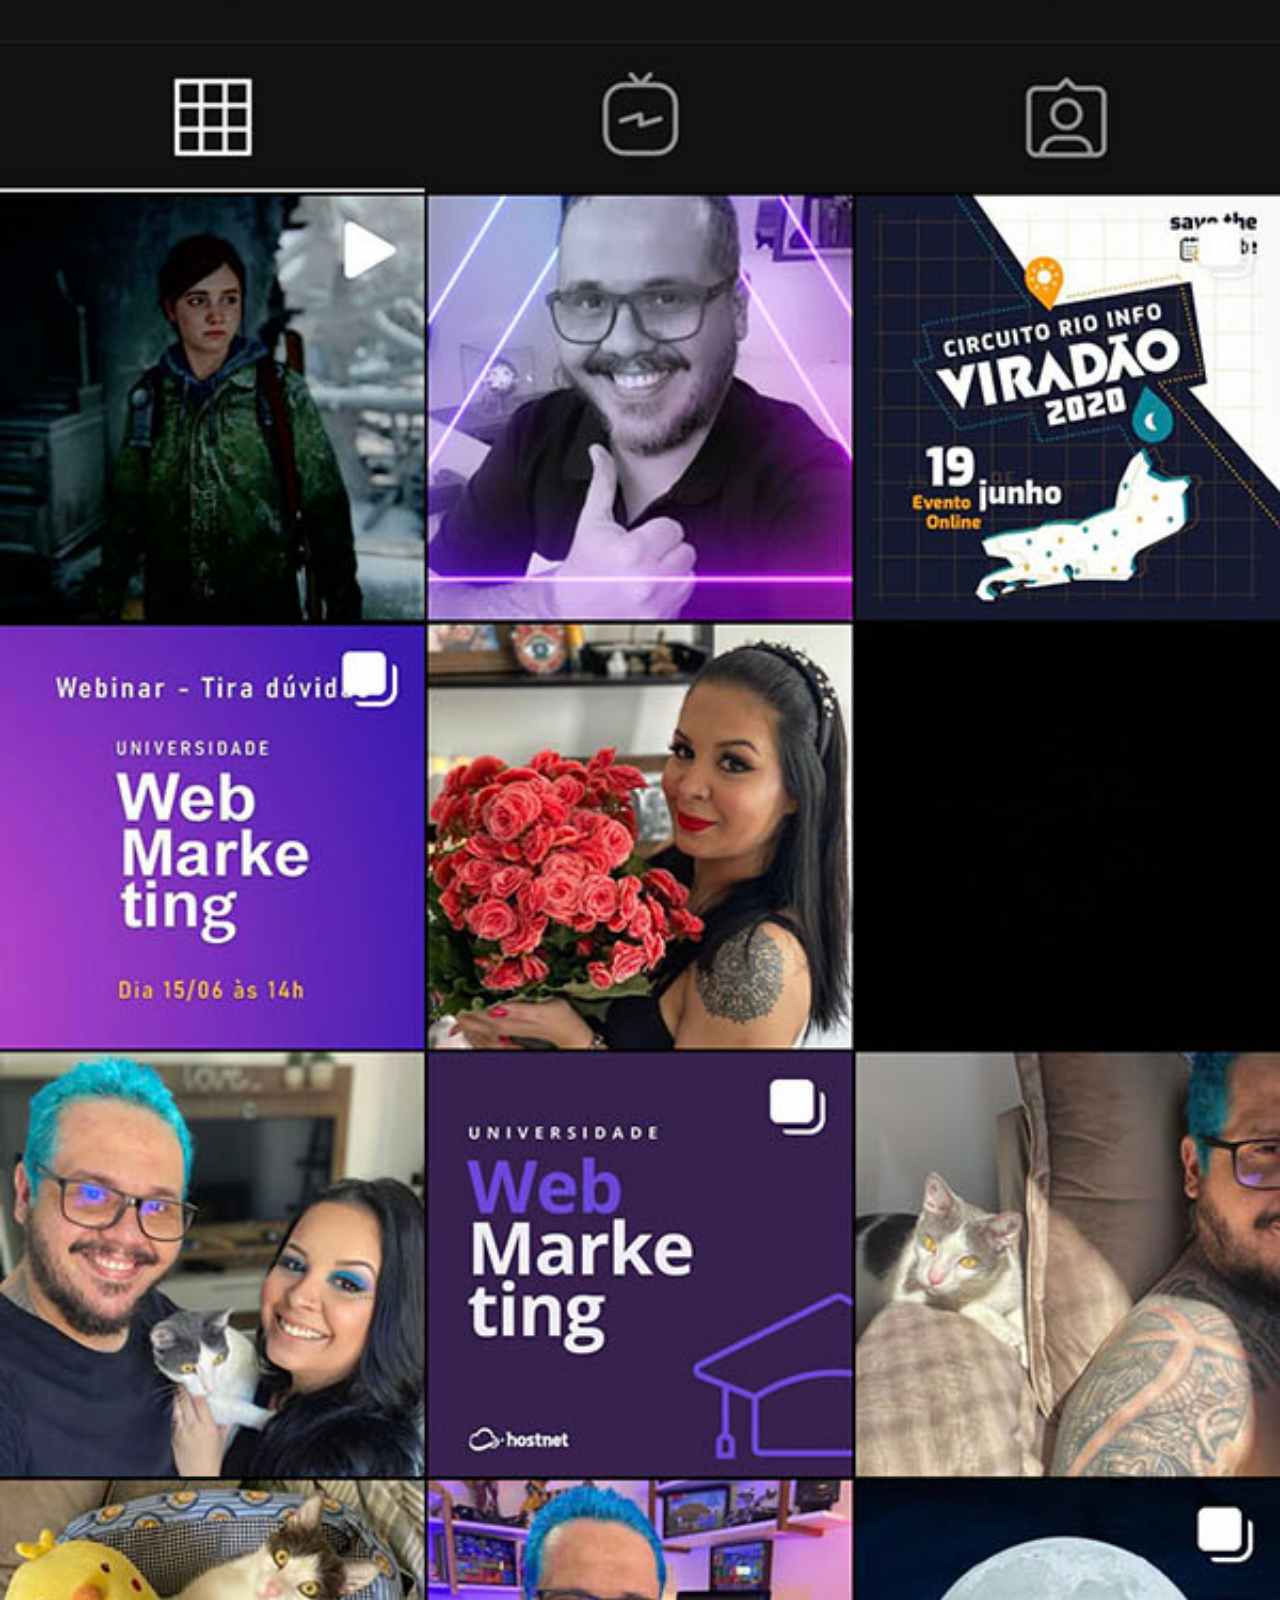
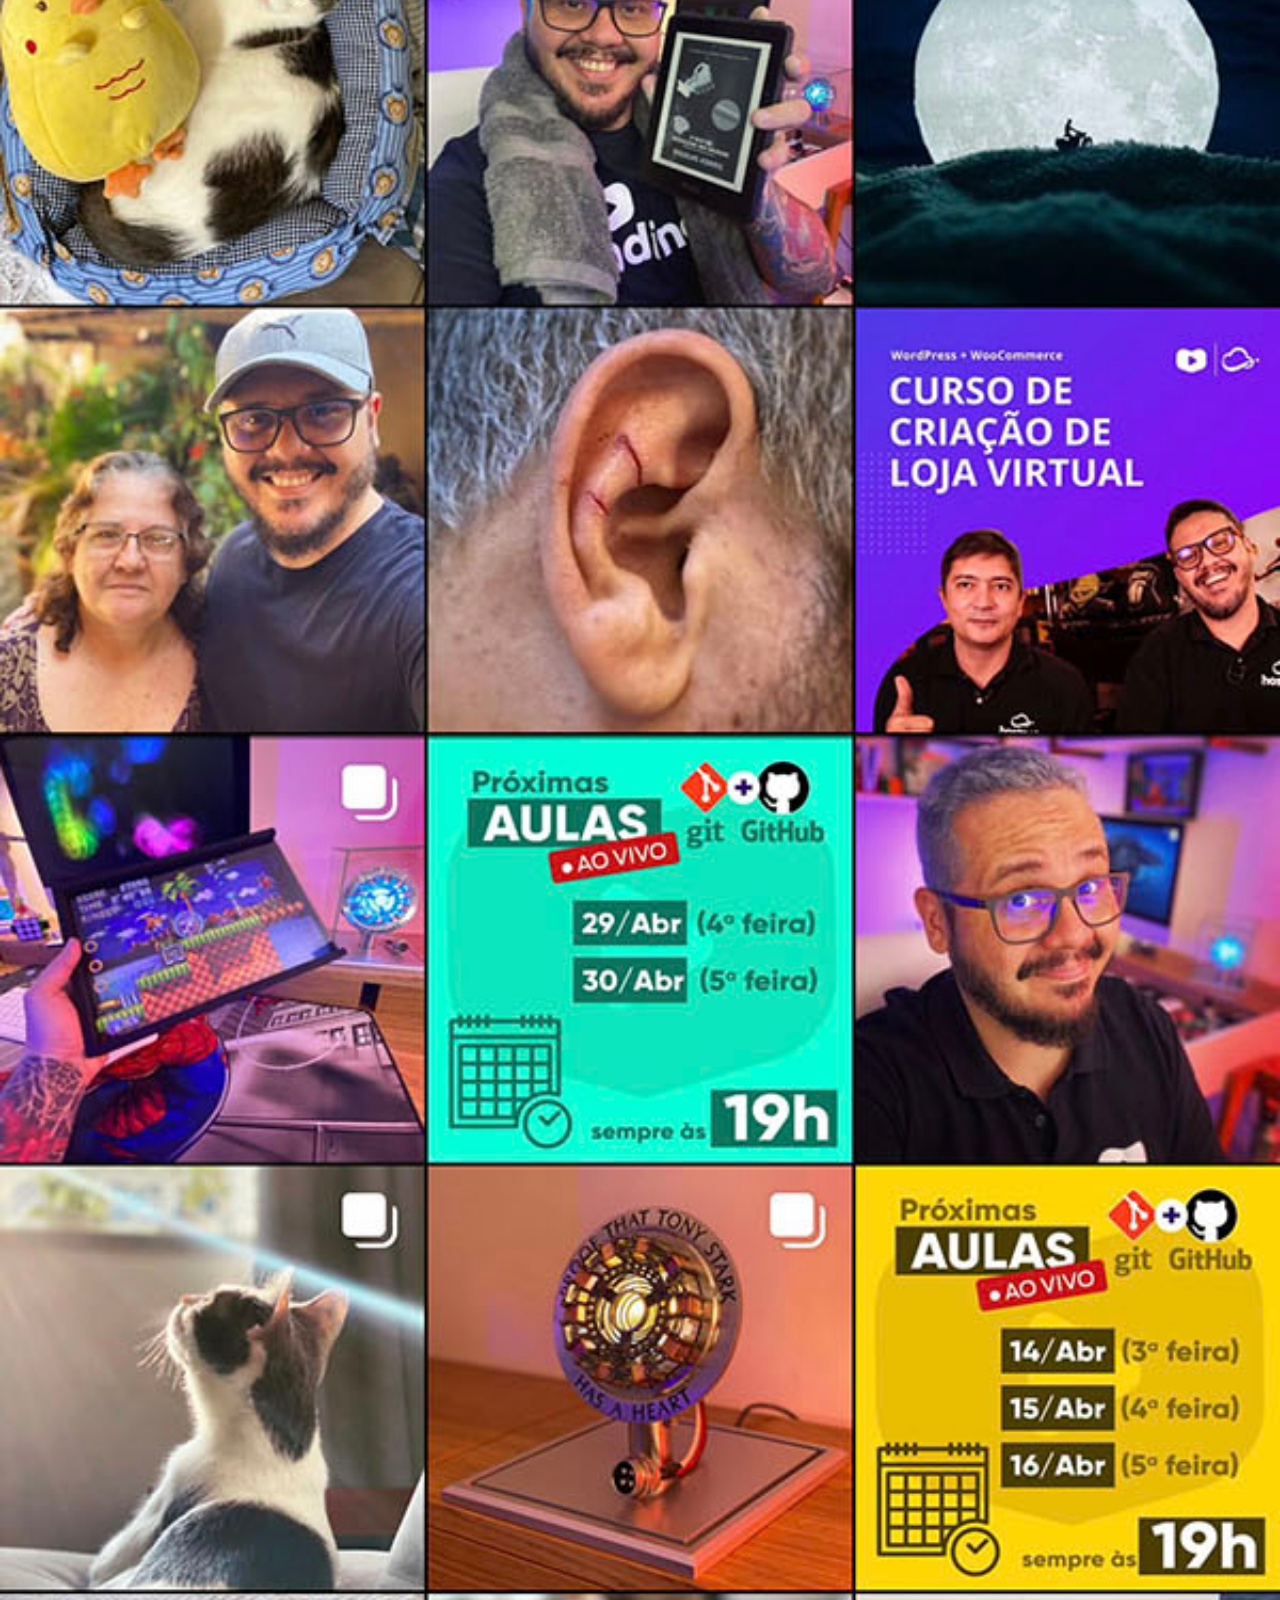
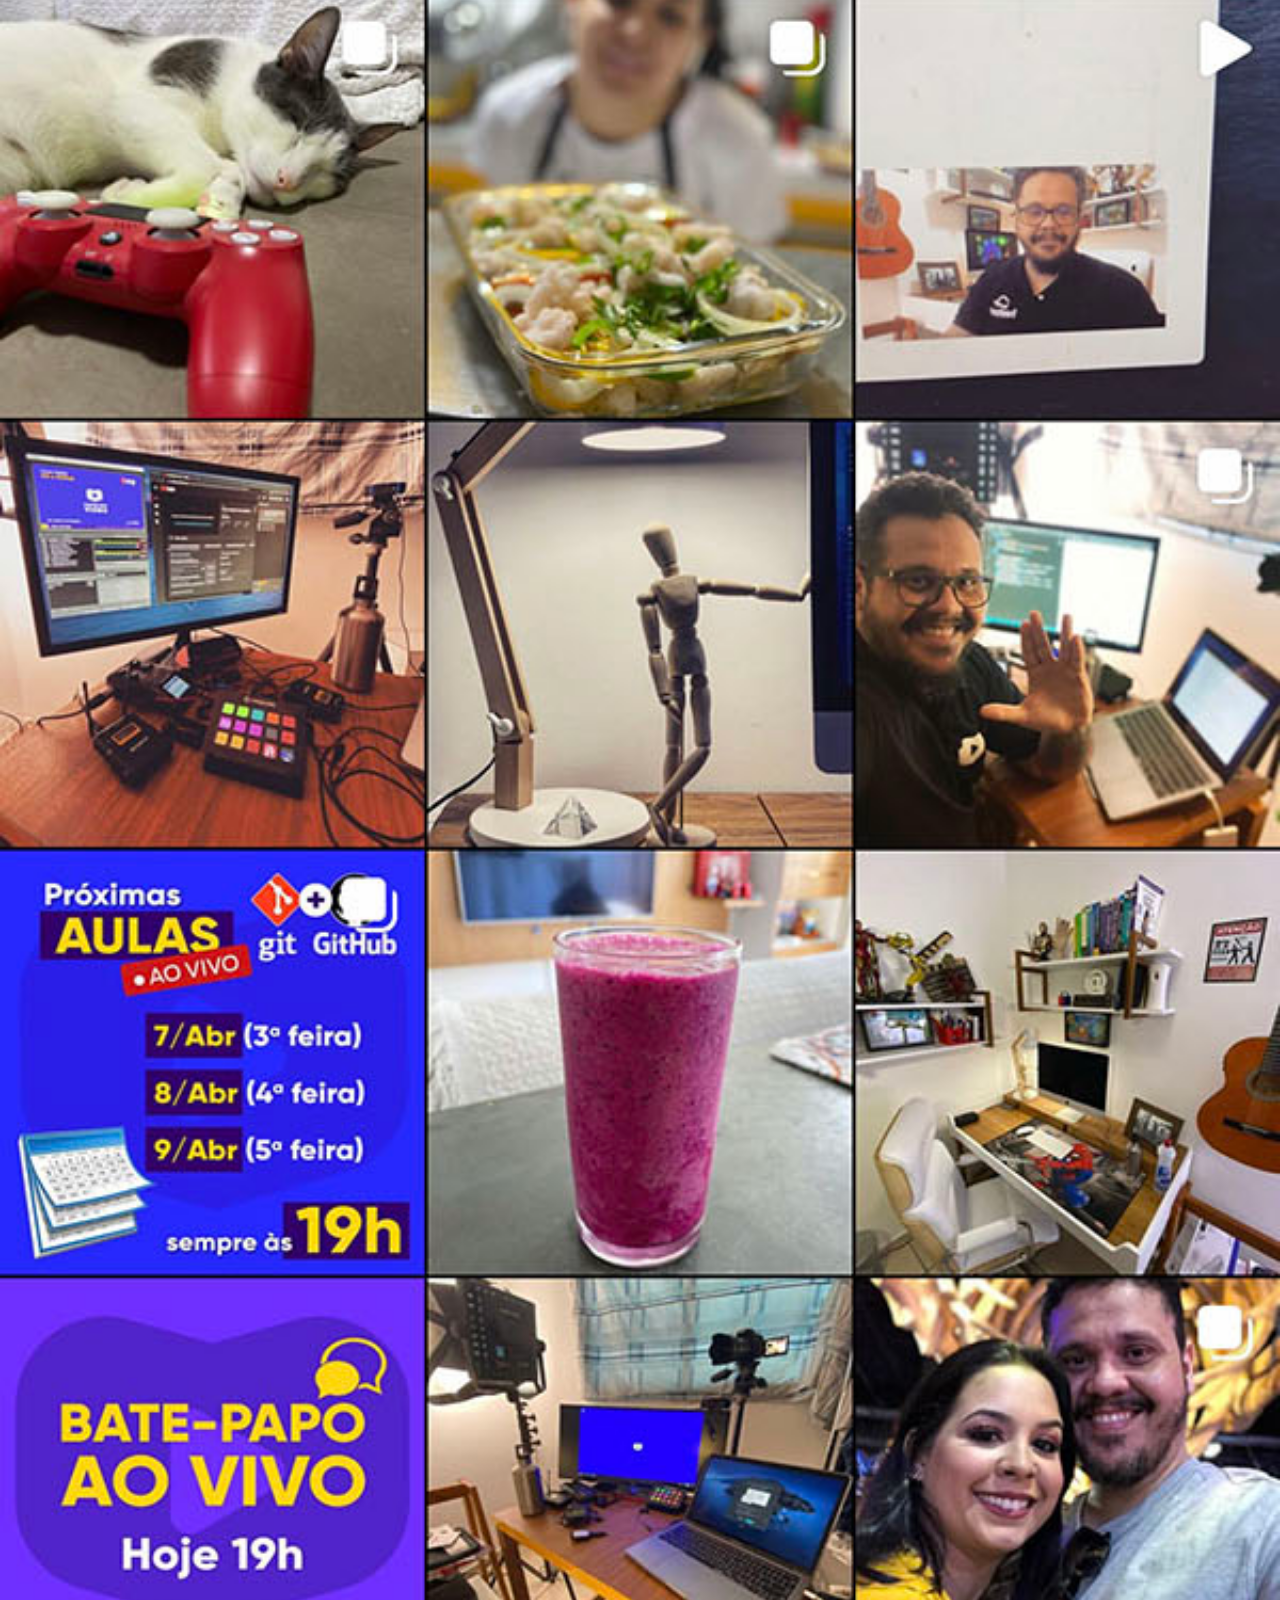
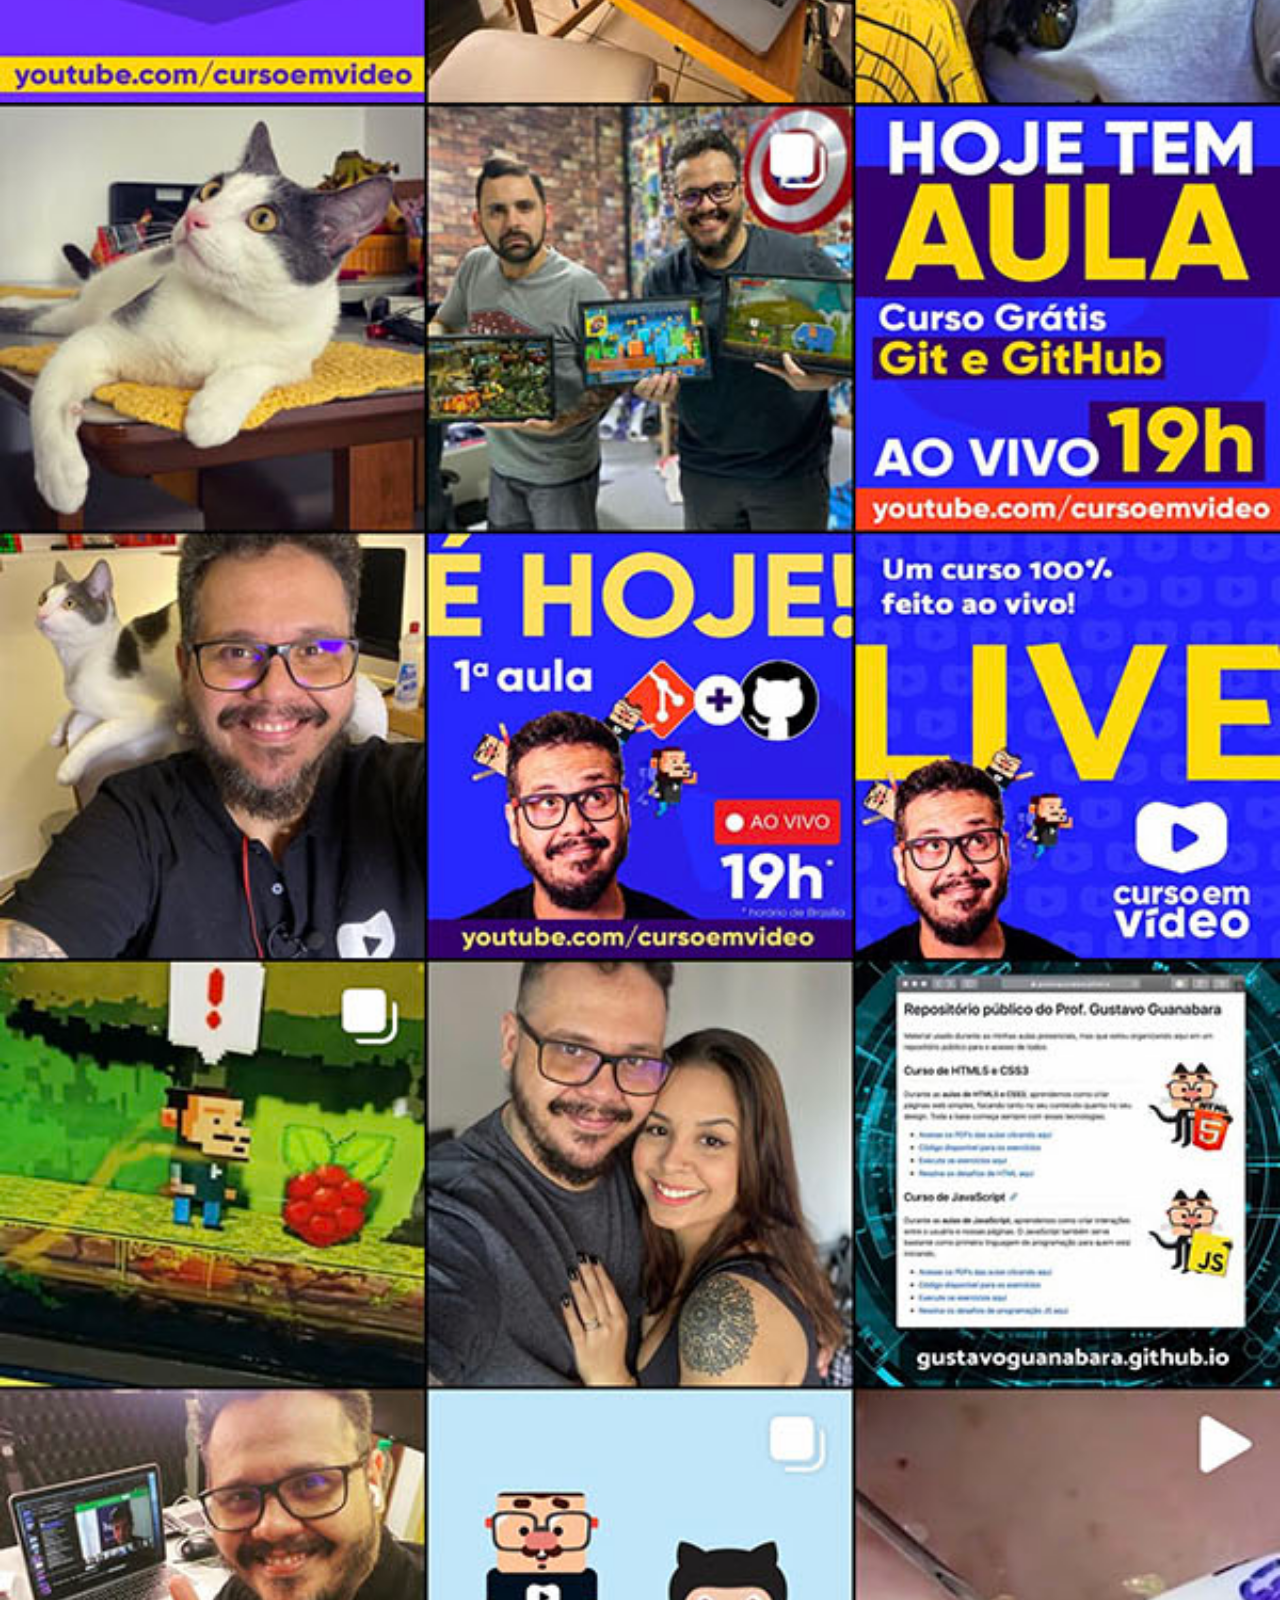
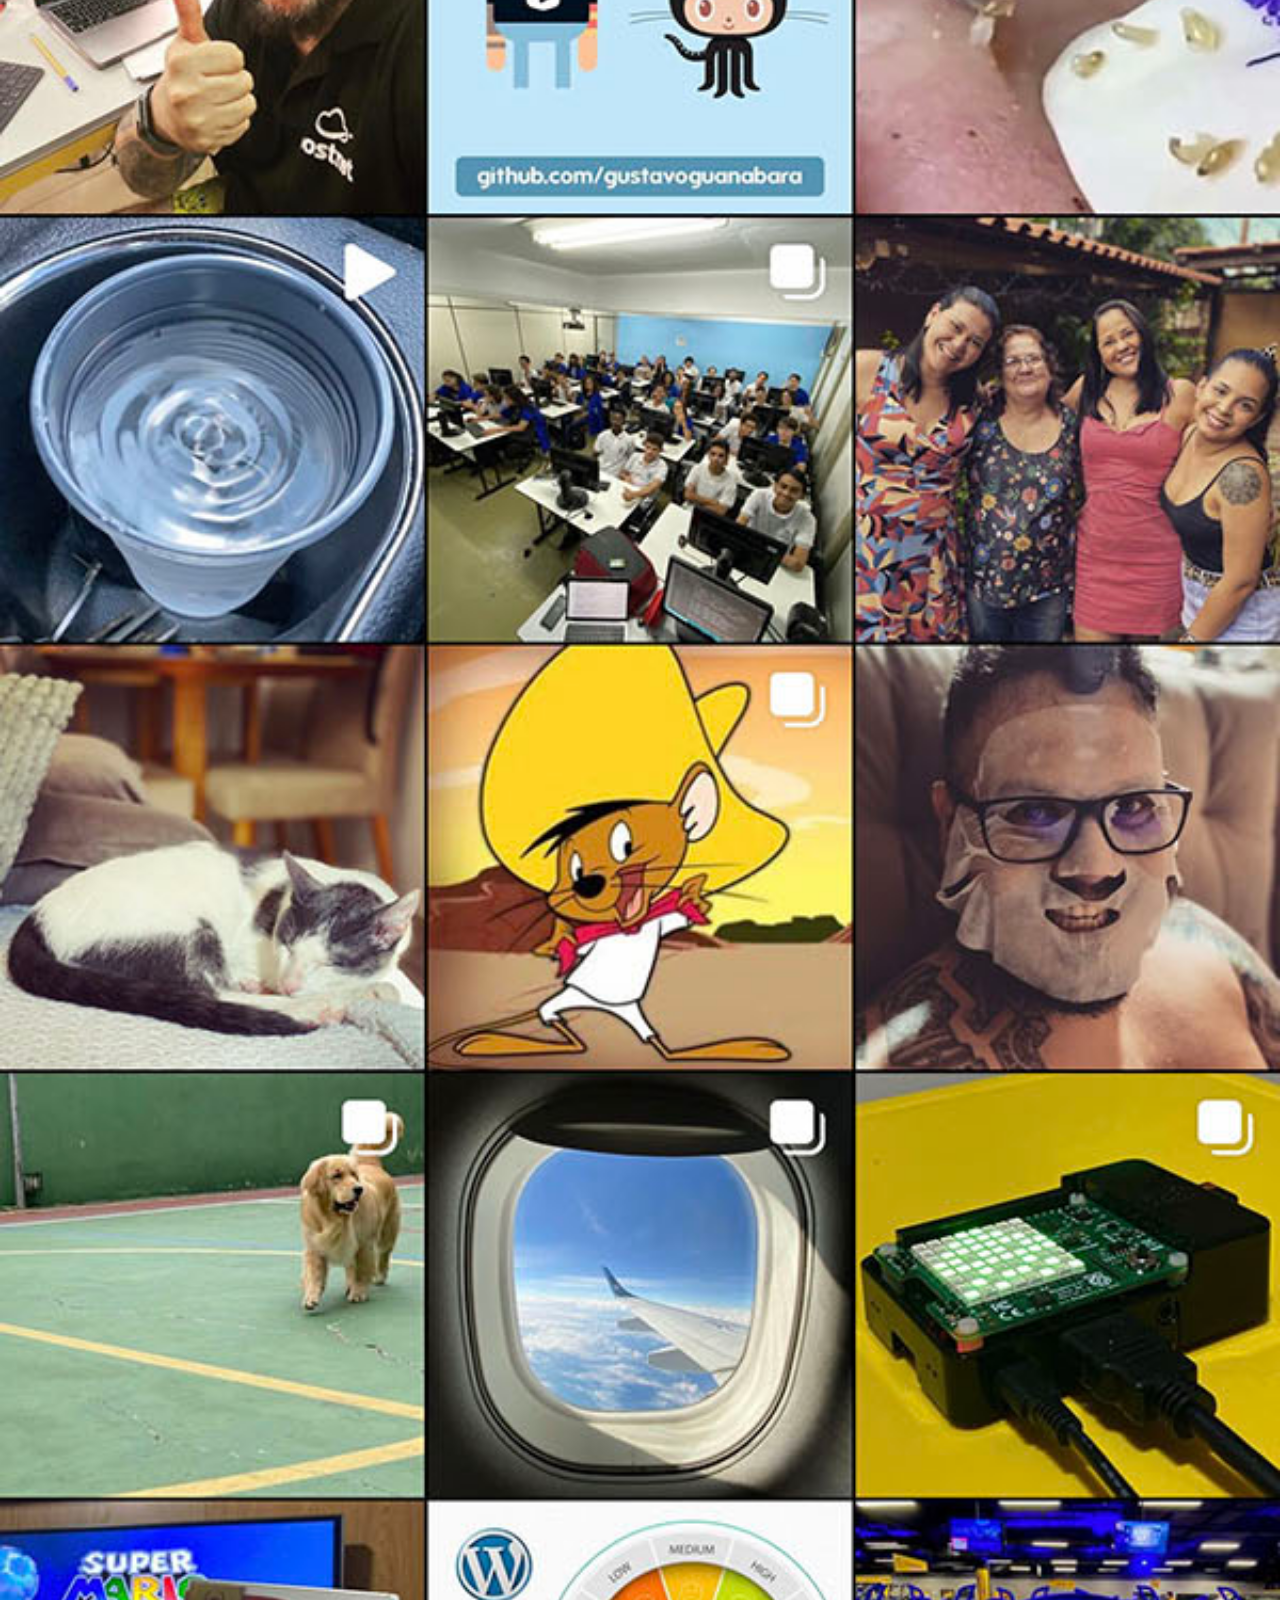
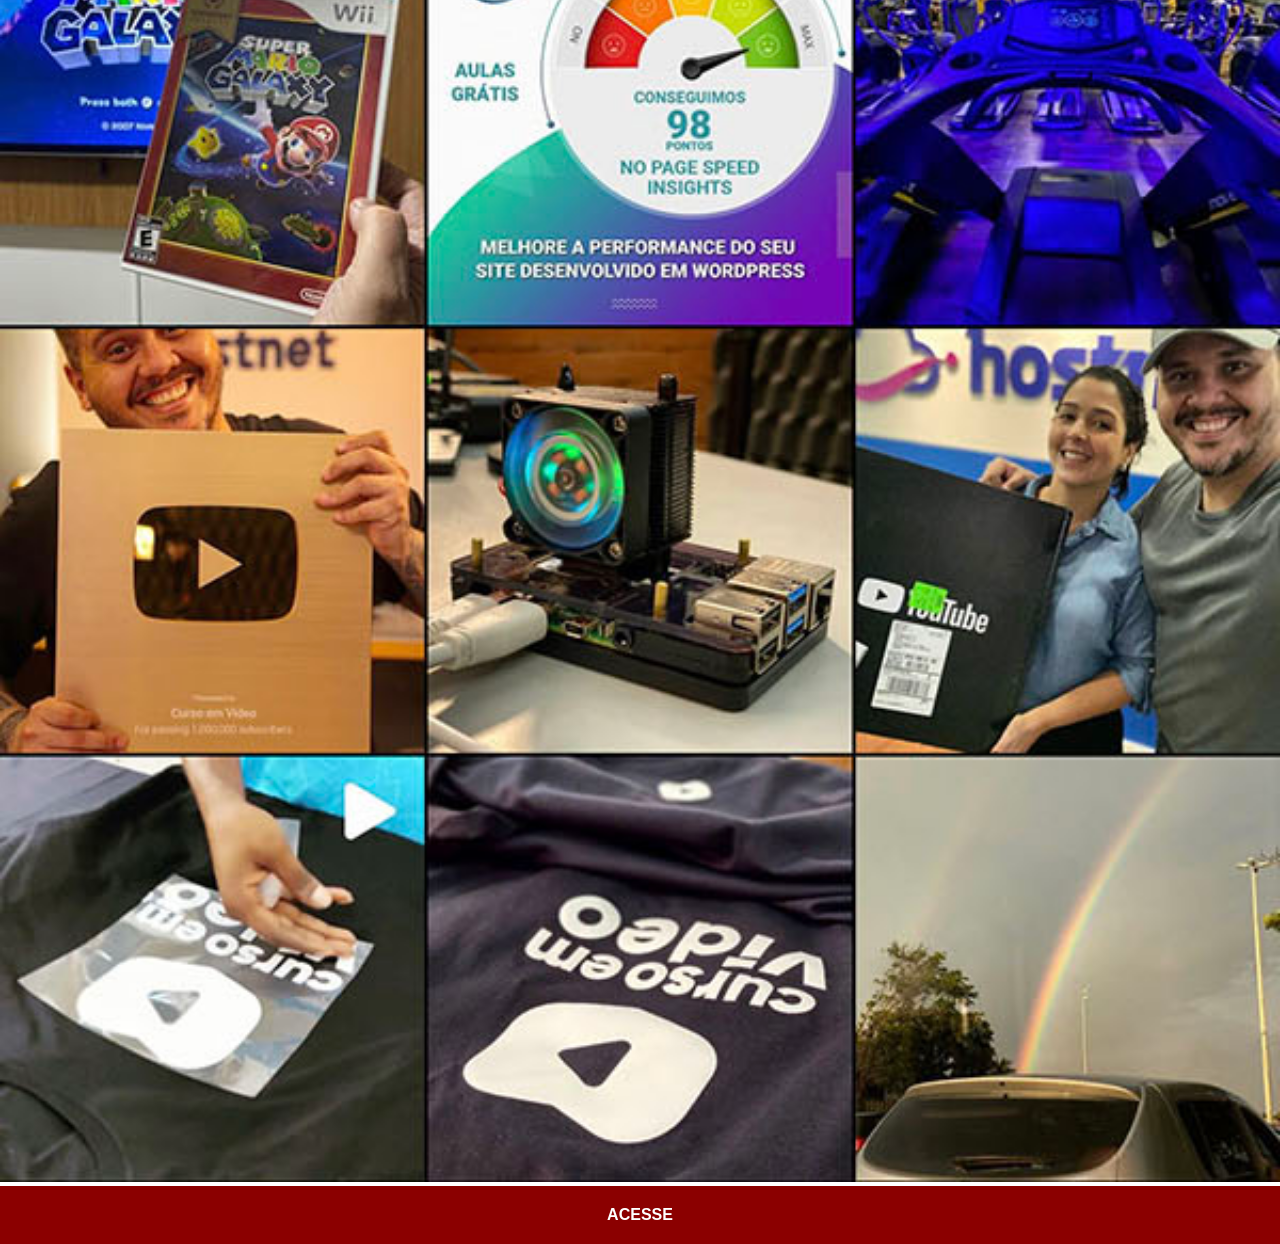
<file: instagram.html>
<!DOCTYPE html>
<html lang="pt-br">
<head>
    <meta charset="UTF-8">
    <meta name="viewport" content="width=device-width, initial-scale=1.0">
    <title>Instagram</title>
    <link rel="stylesheet" href="estilo/social.css">
</head>
<body>
    <img src="imagens/tela-instagram.jpg" alt="Instagram">
    <a href="https://www.instagram.com/gustavoguanabara/" target="_blank">ACESSE</a>
</body>
</html>
</file>
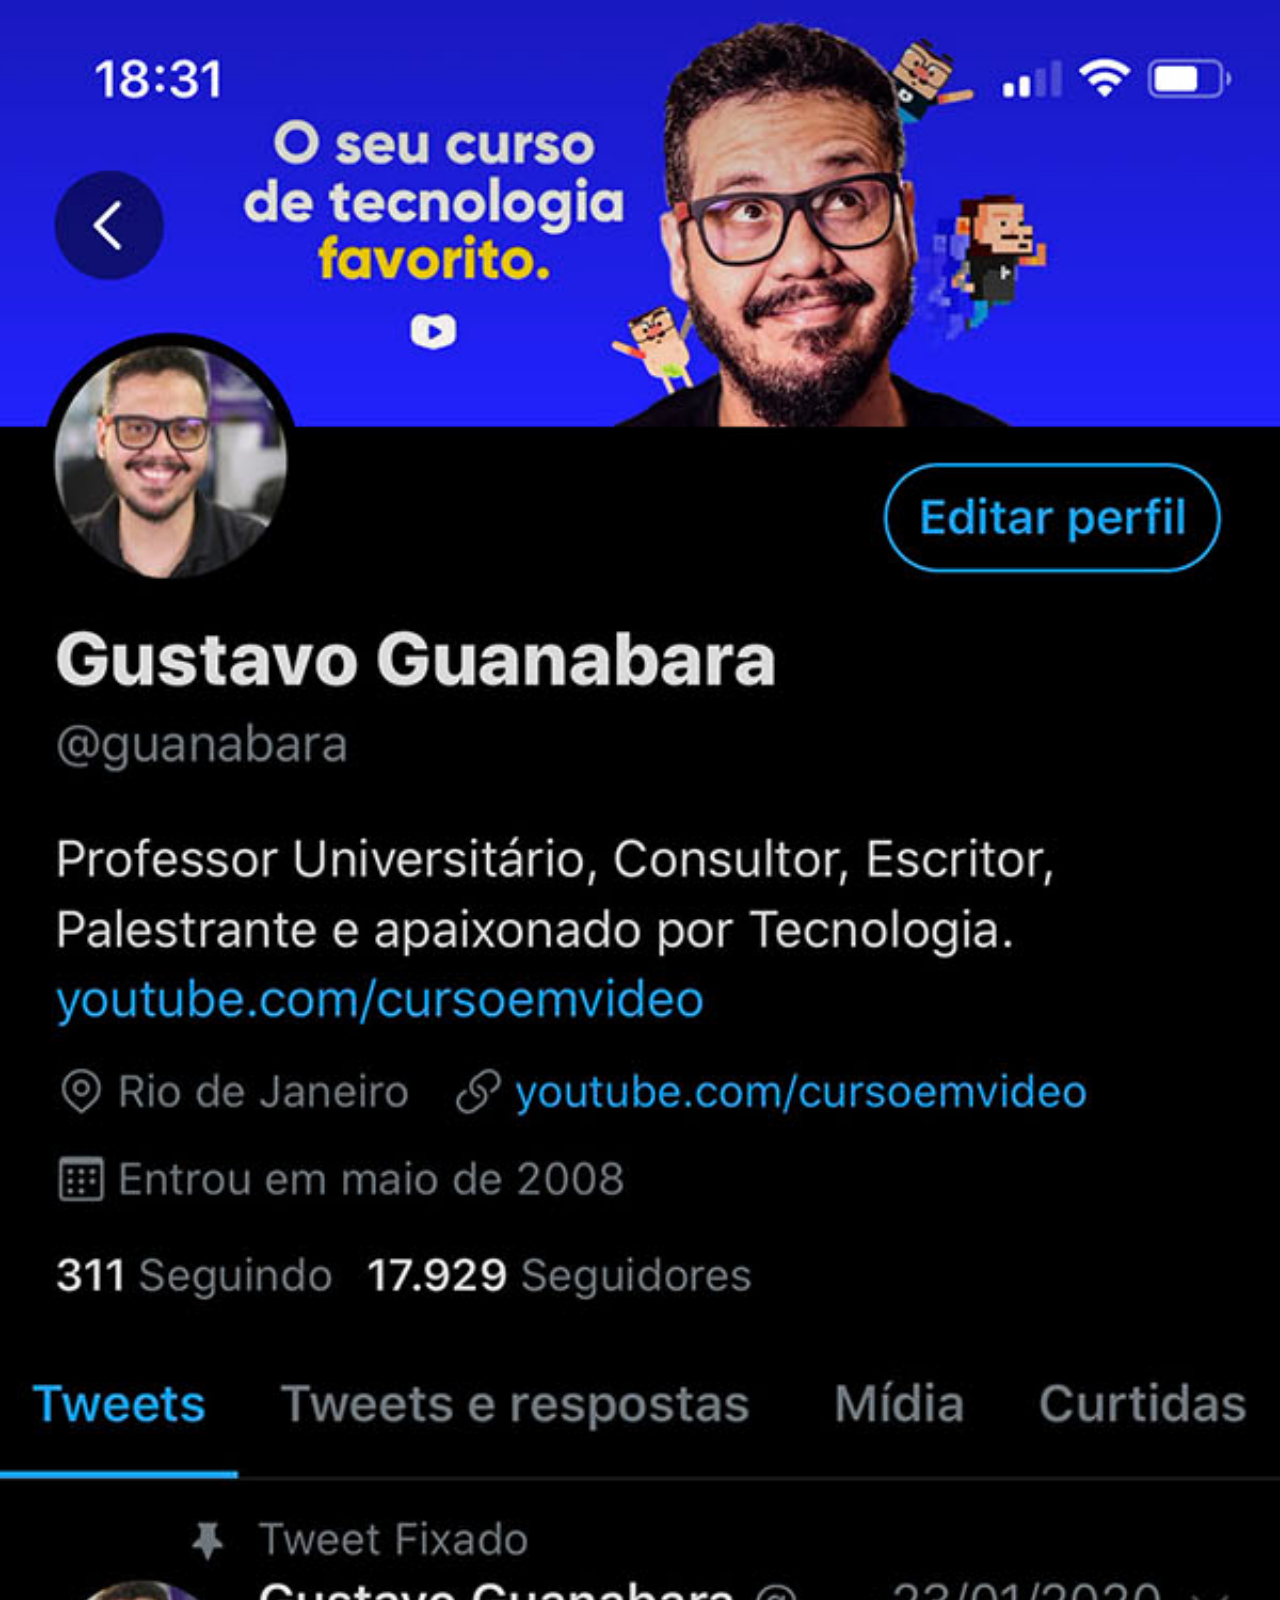
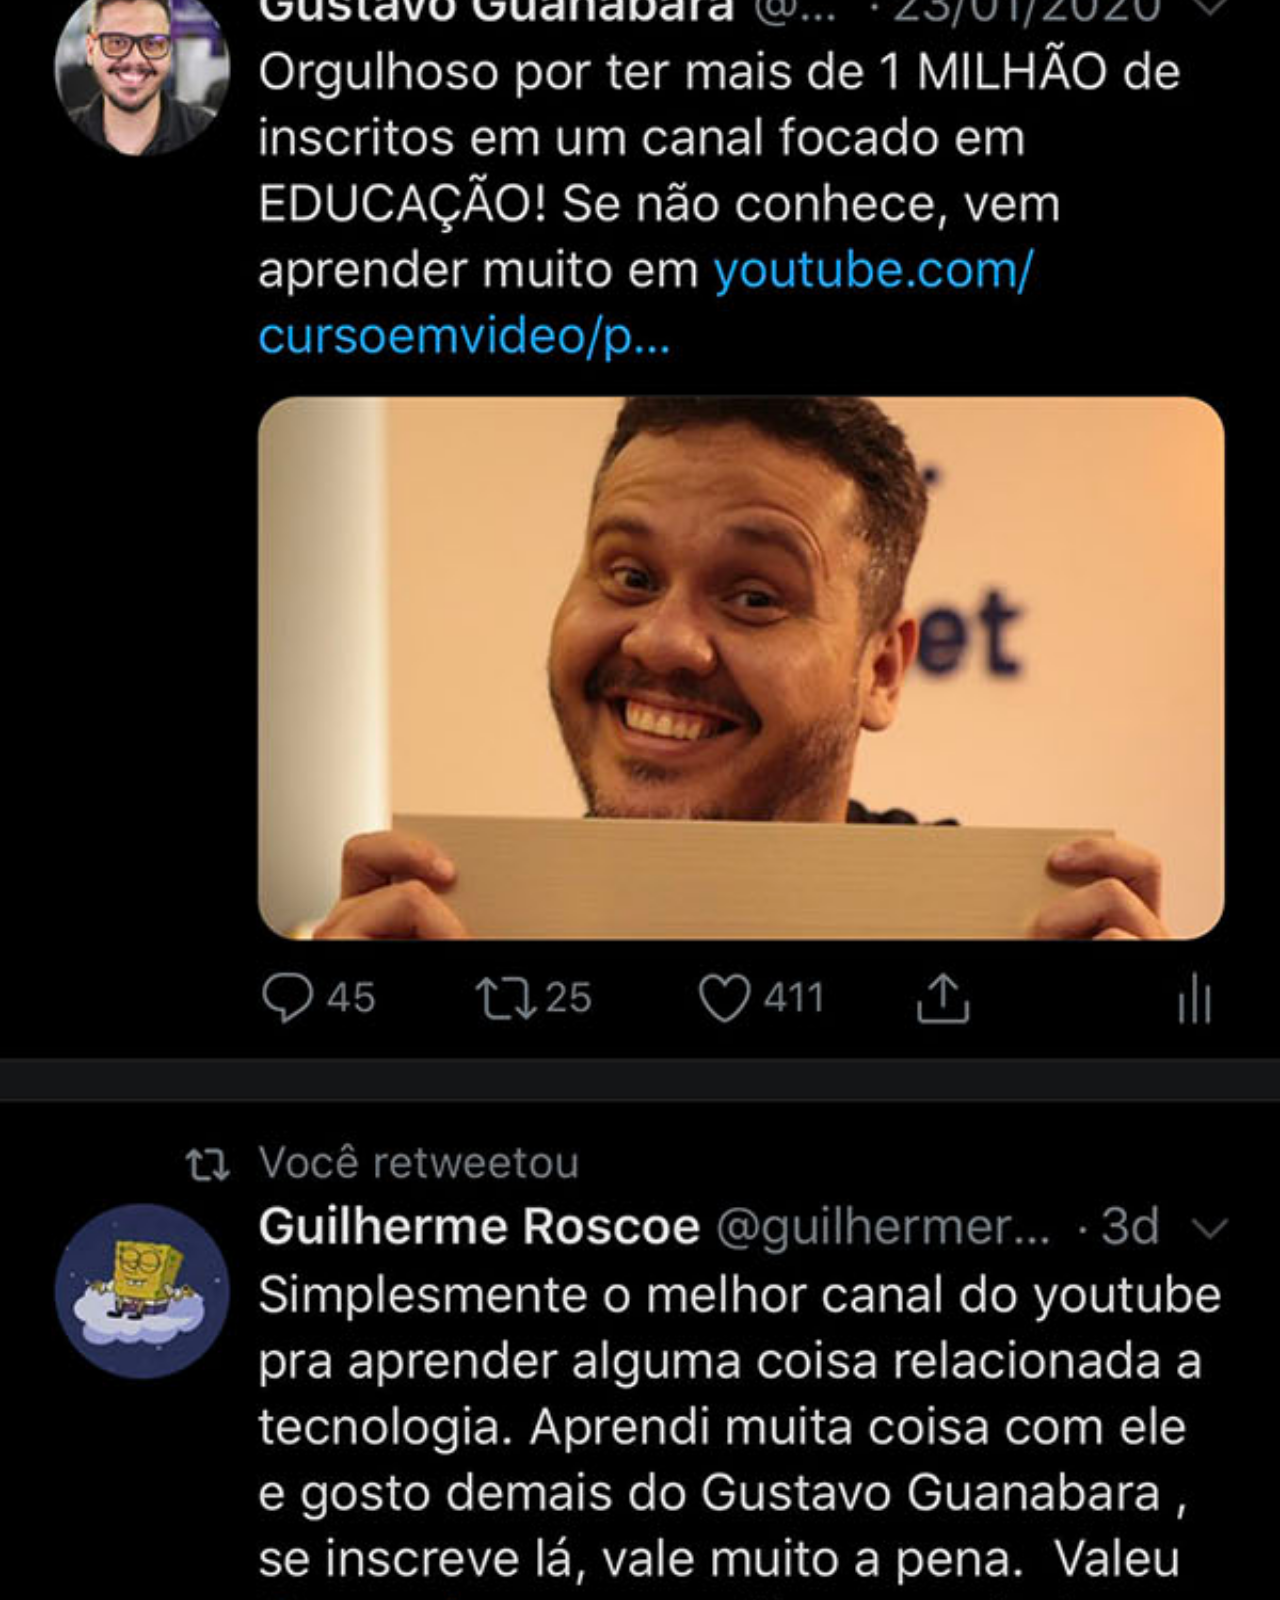
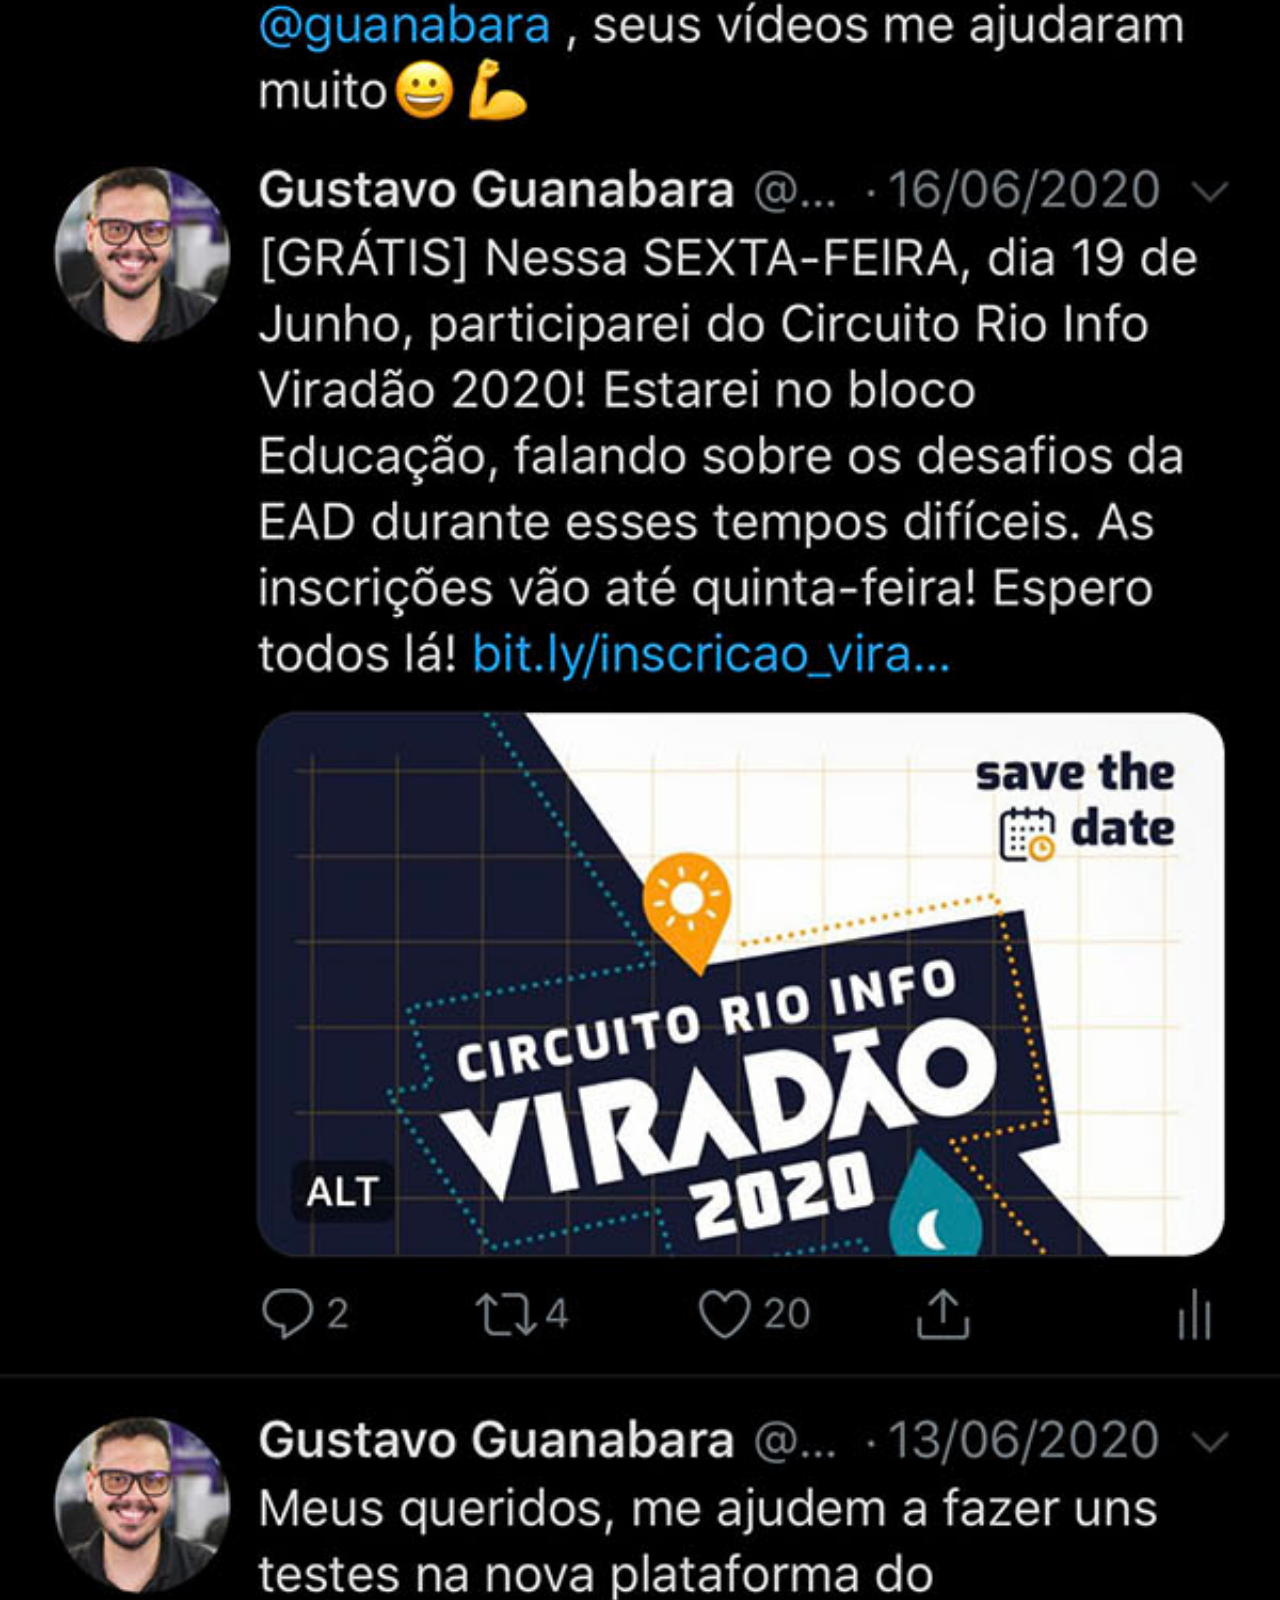
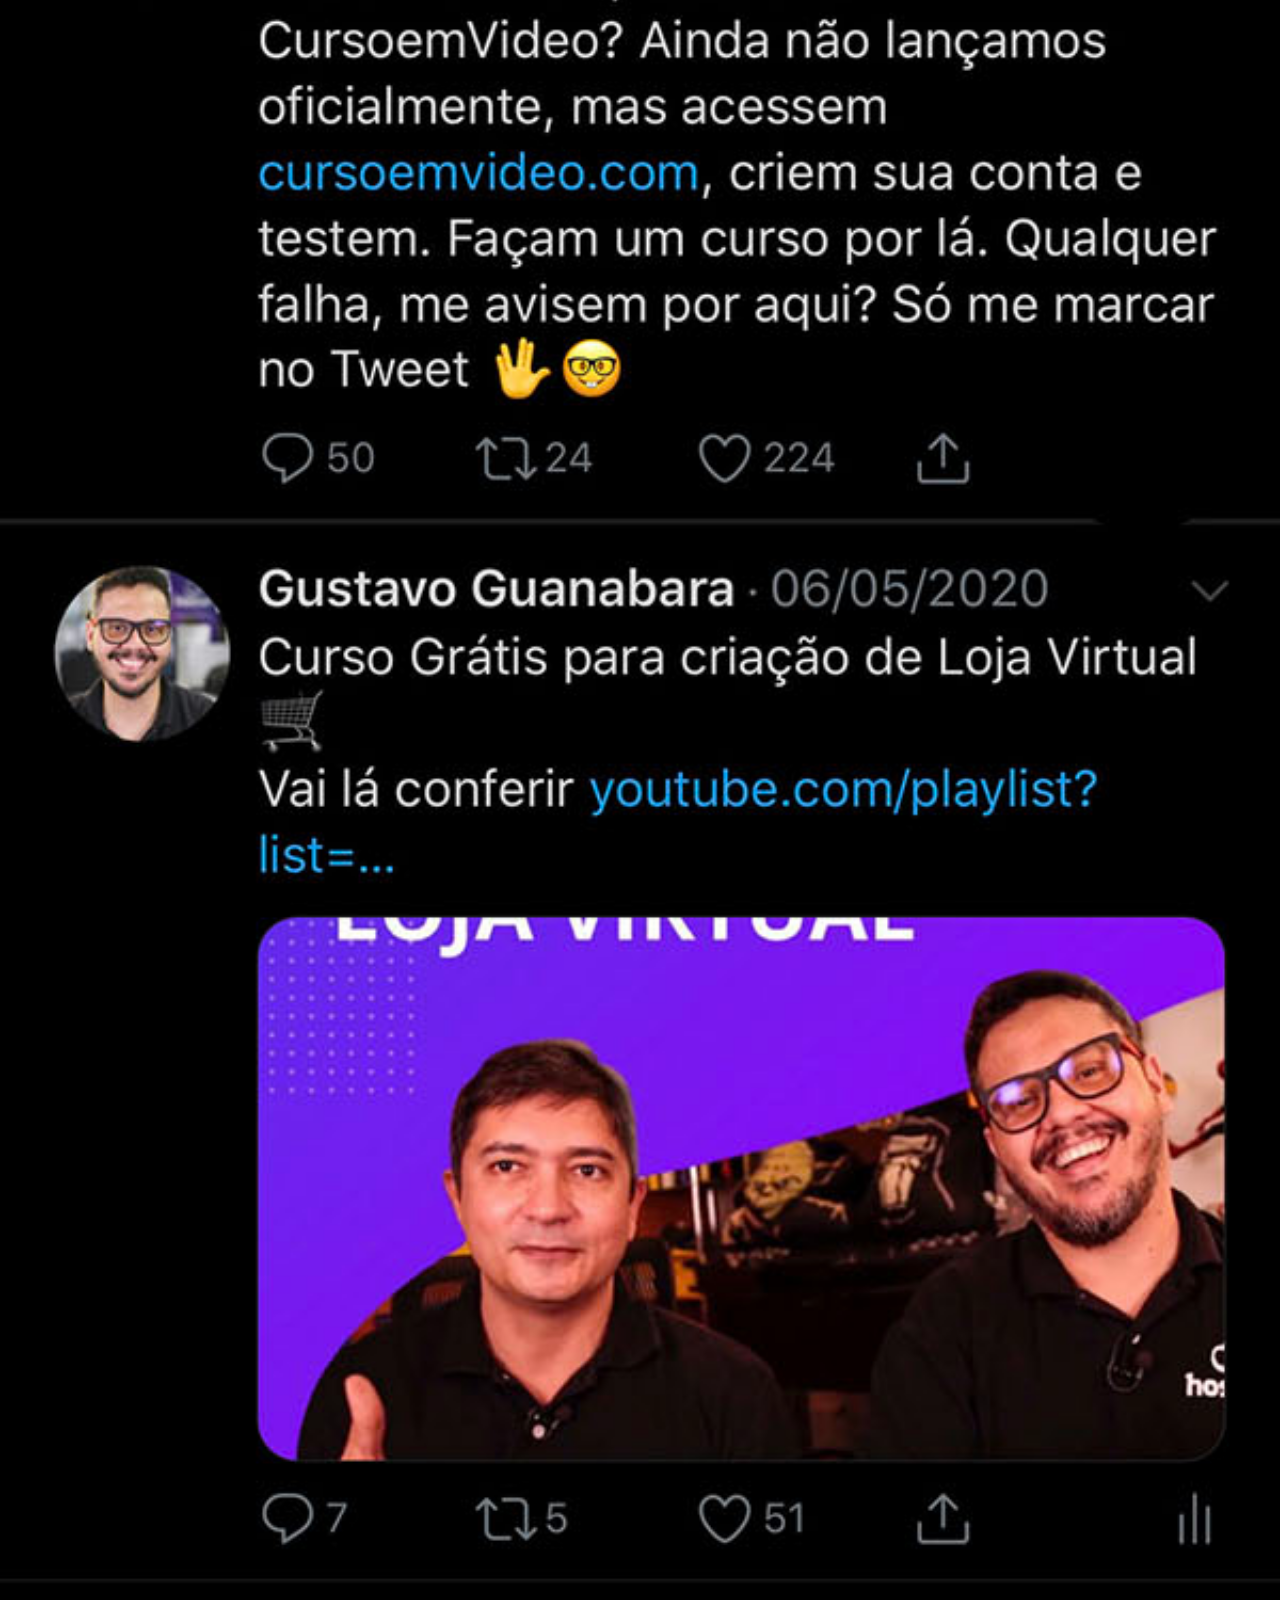
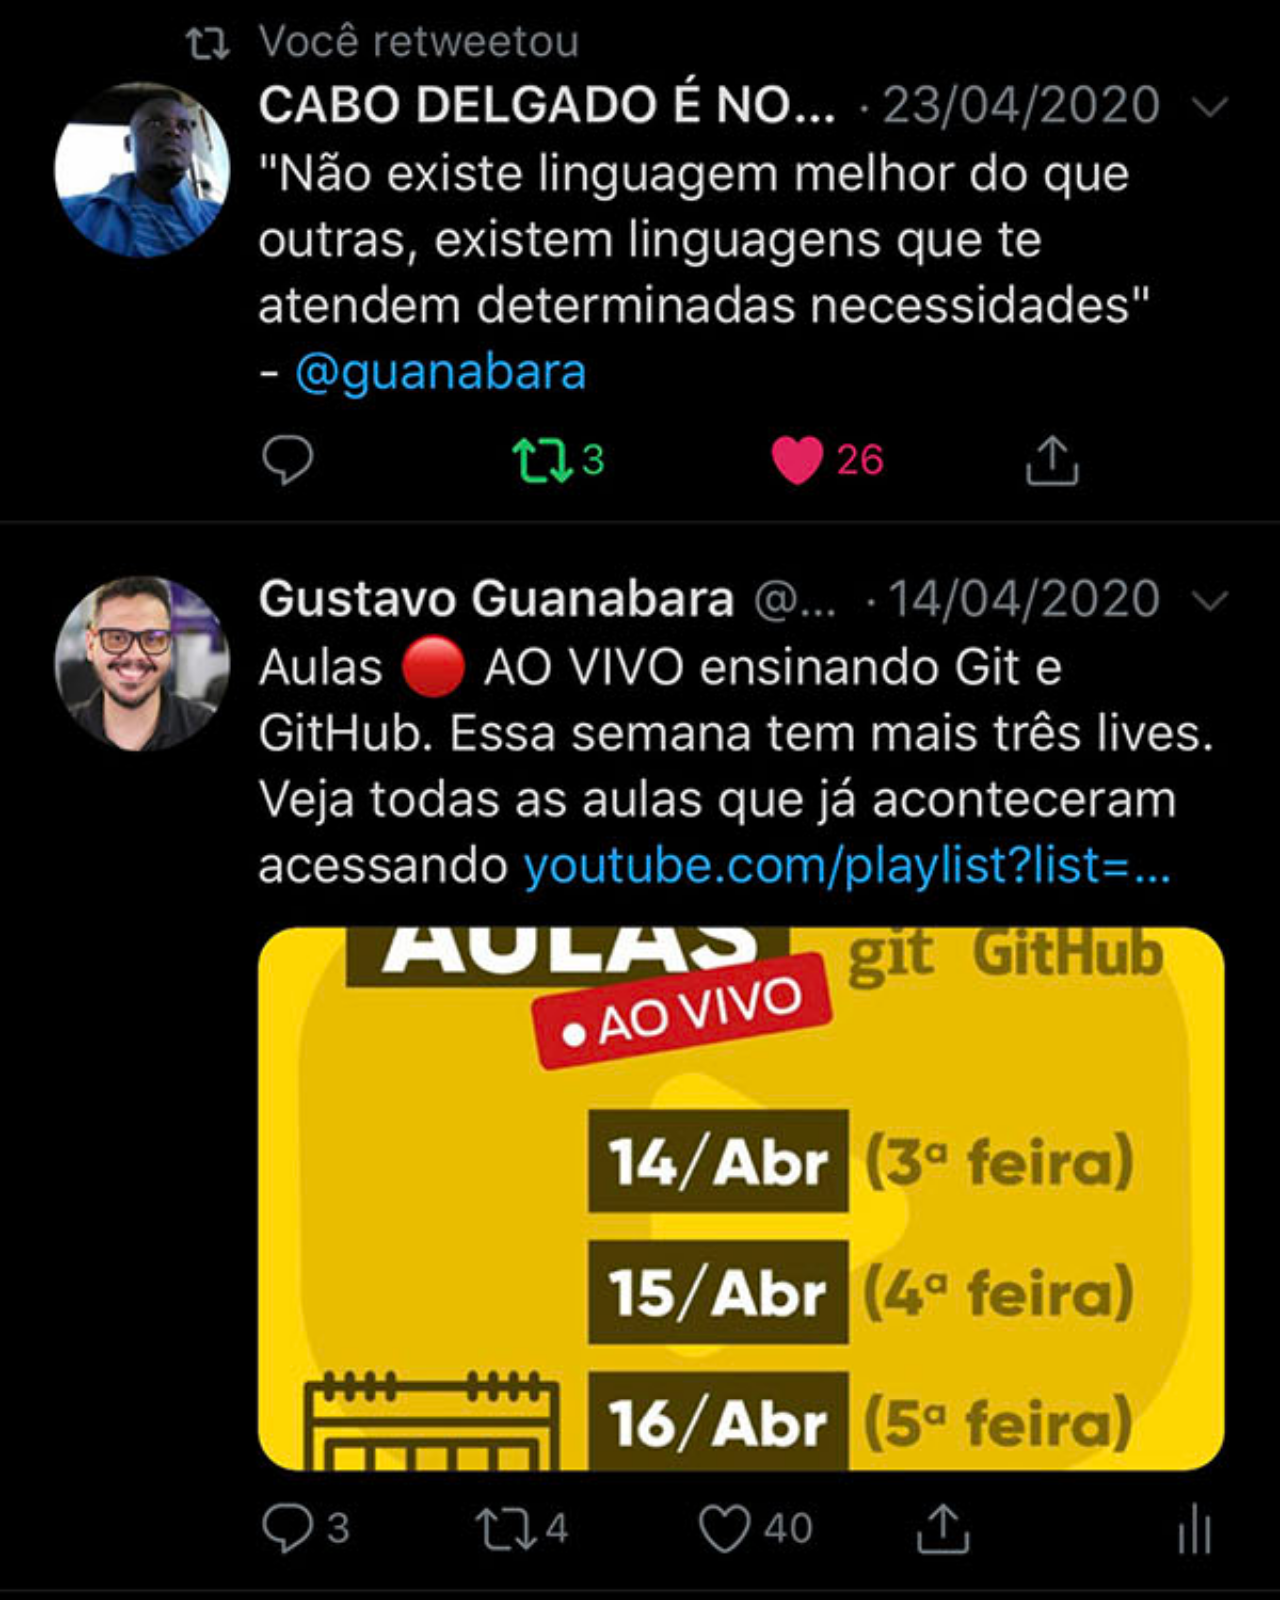
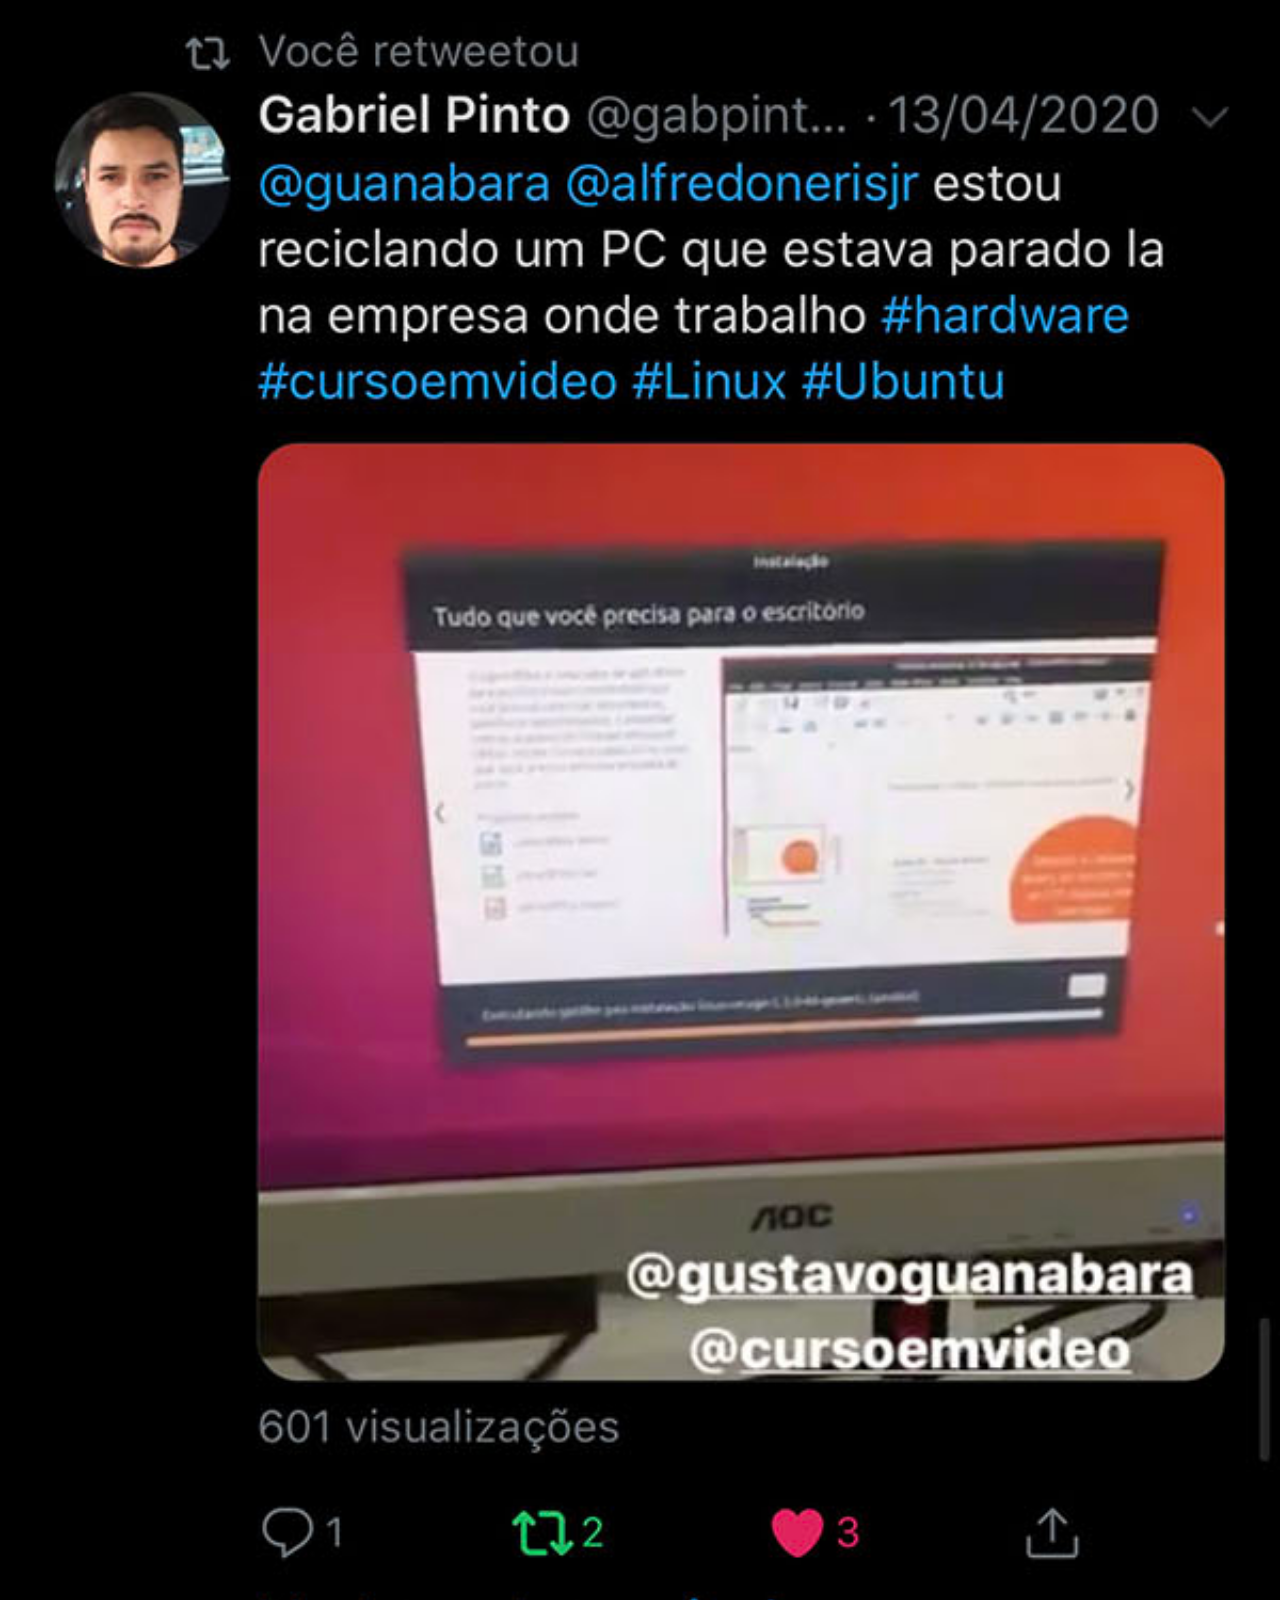
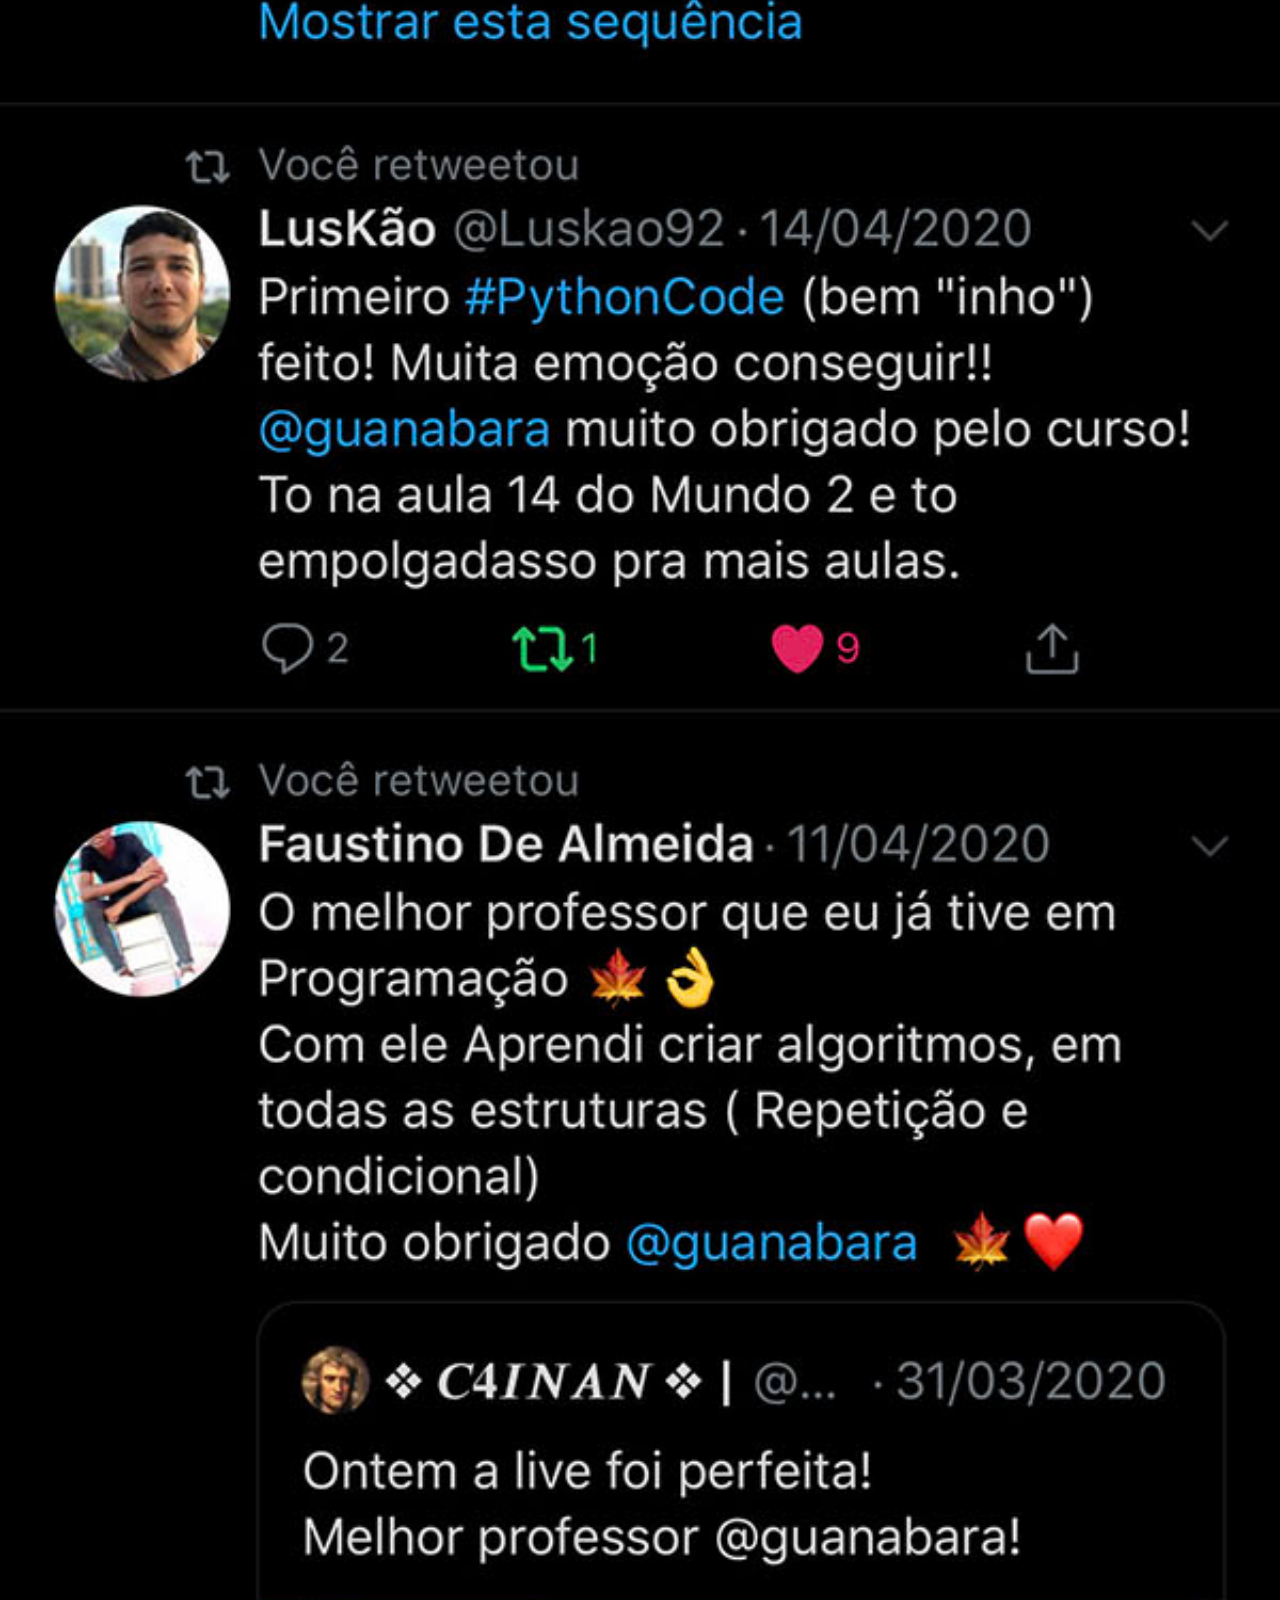
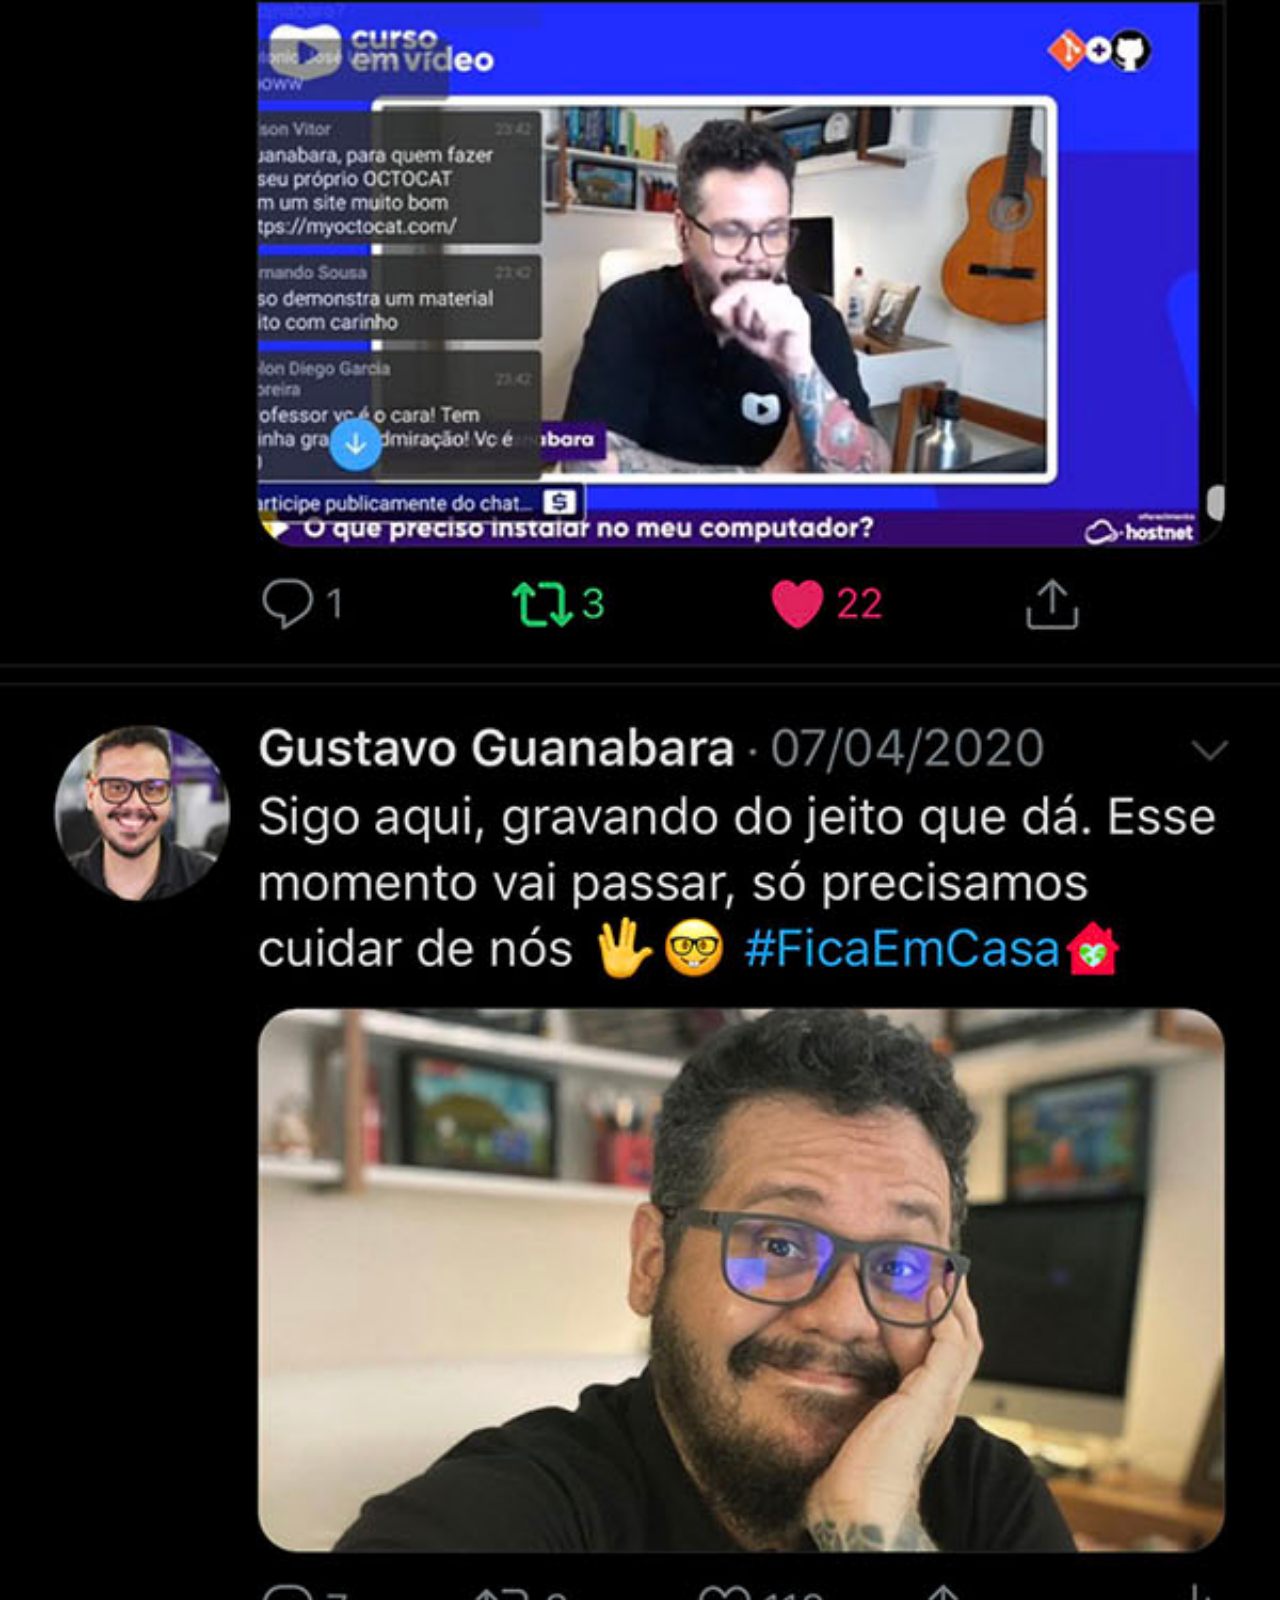
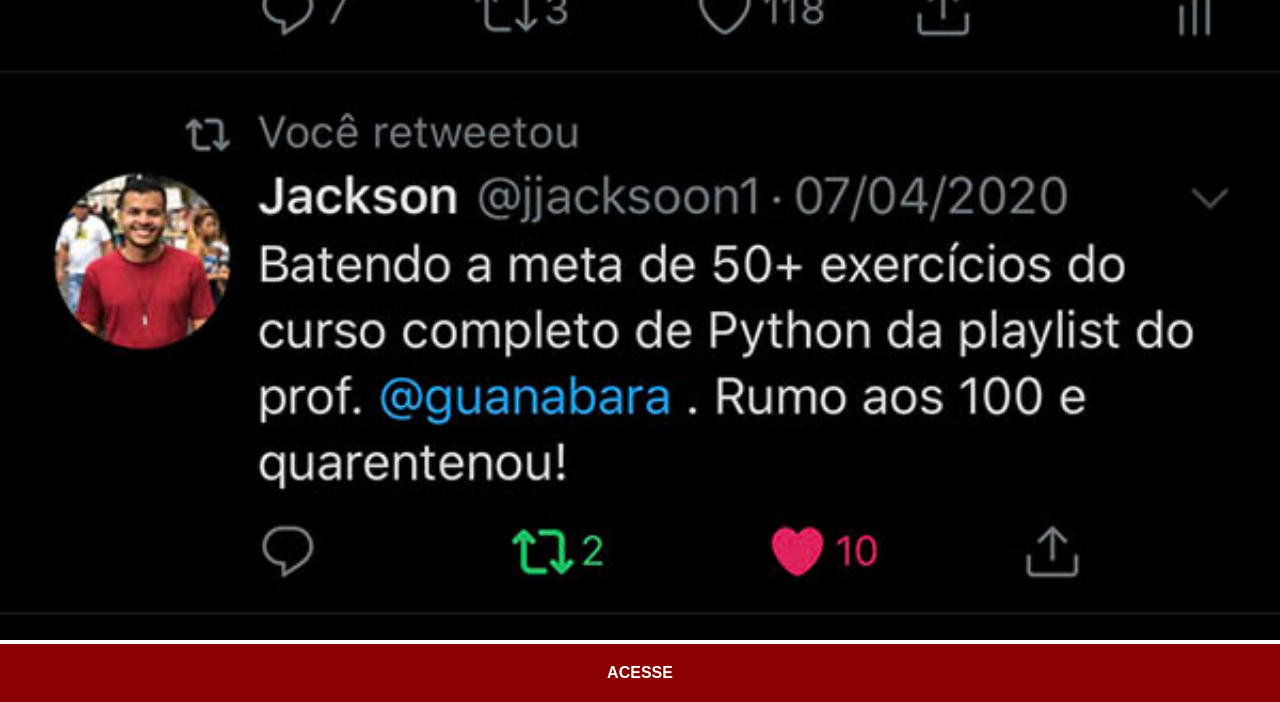
<file: twitter.html>
<!DOCTYPE html>
<html lang="pt-br">
<head>
    <meta charset="UTF-8">
    <meta name="viewport" content="width=device-width, initial-scale=1.0">
    <title>Twiter</title>
    <link rel="stylesheet" href="estilo/social.css">
</head>
<body>
    <img src="imagens/tela-twitter.jpg" alt="Twitter">
    <a href="https://x.com/guanabara" target="_blank">ACESSE</a>
</body>
</html>
</file>
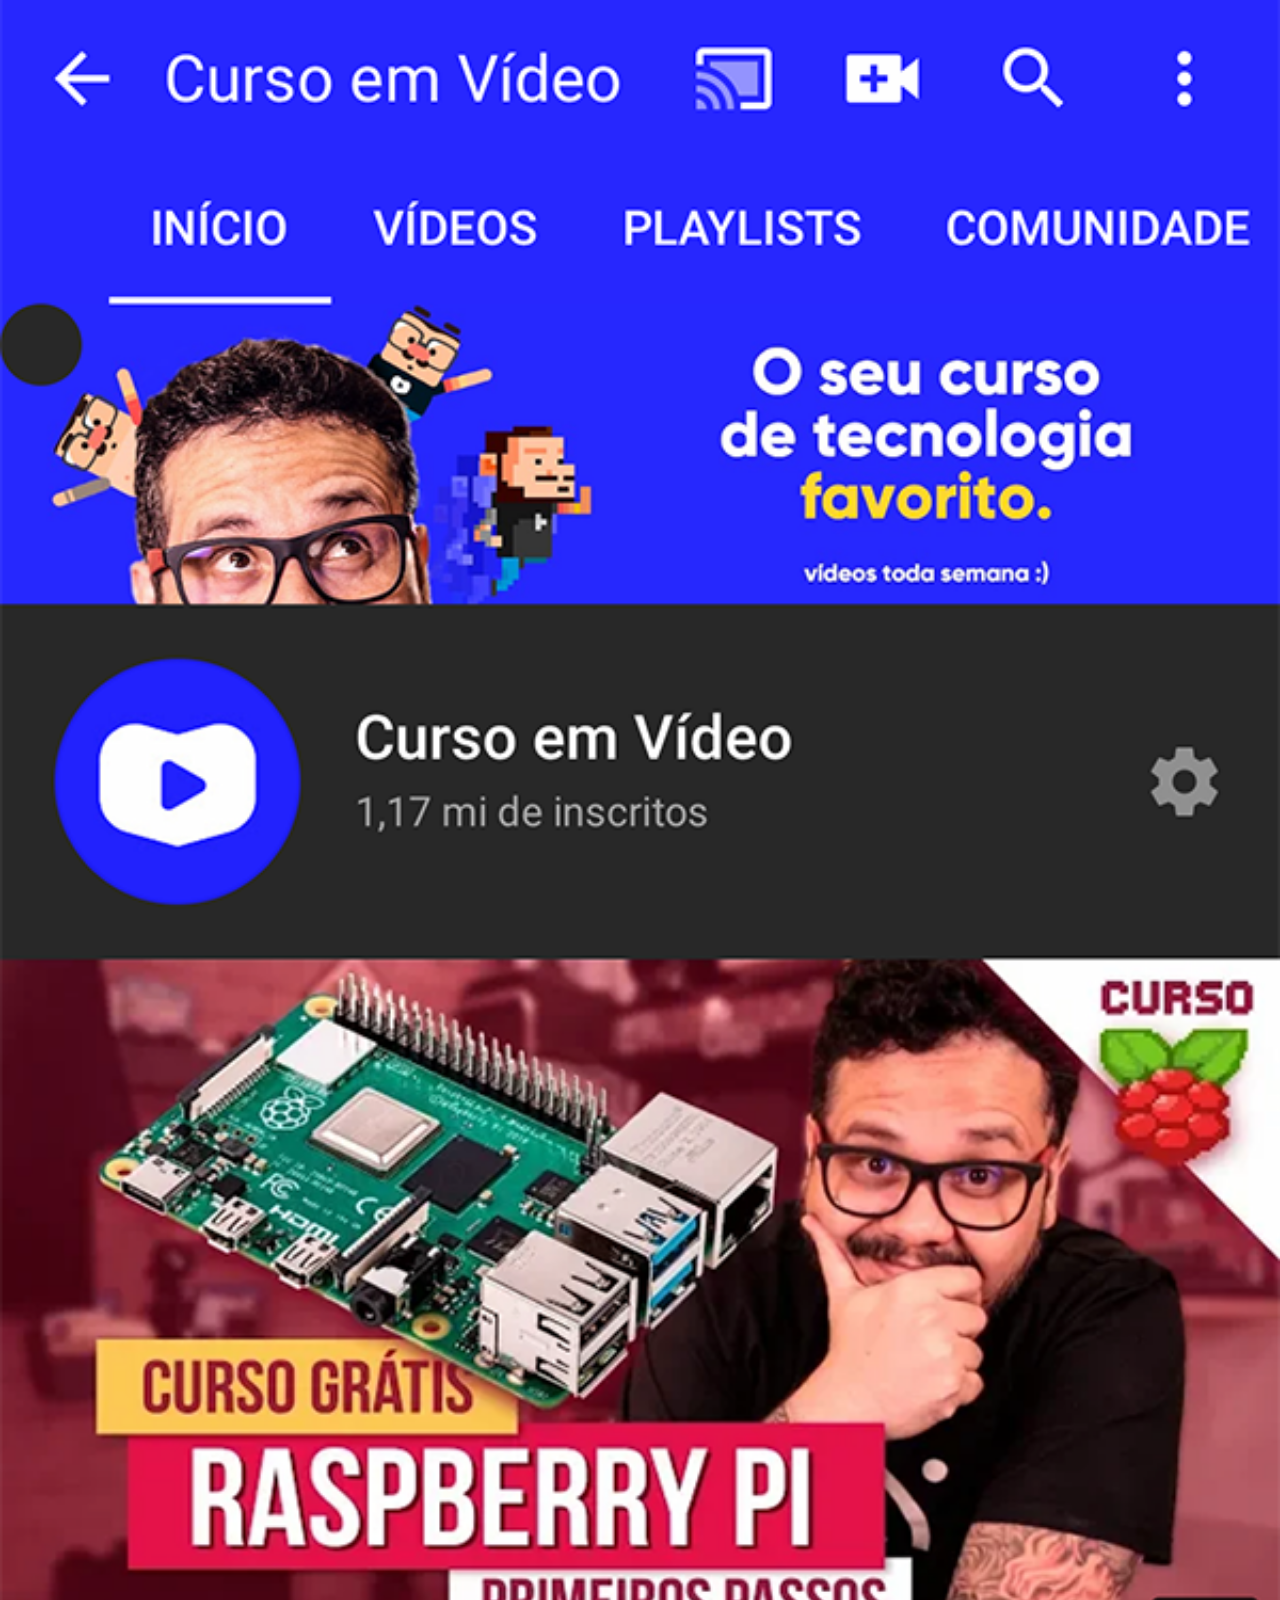
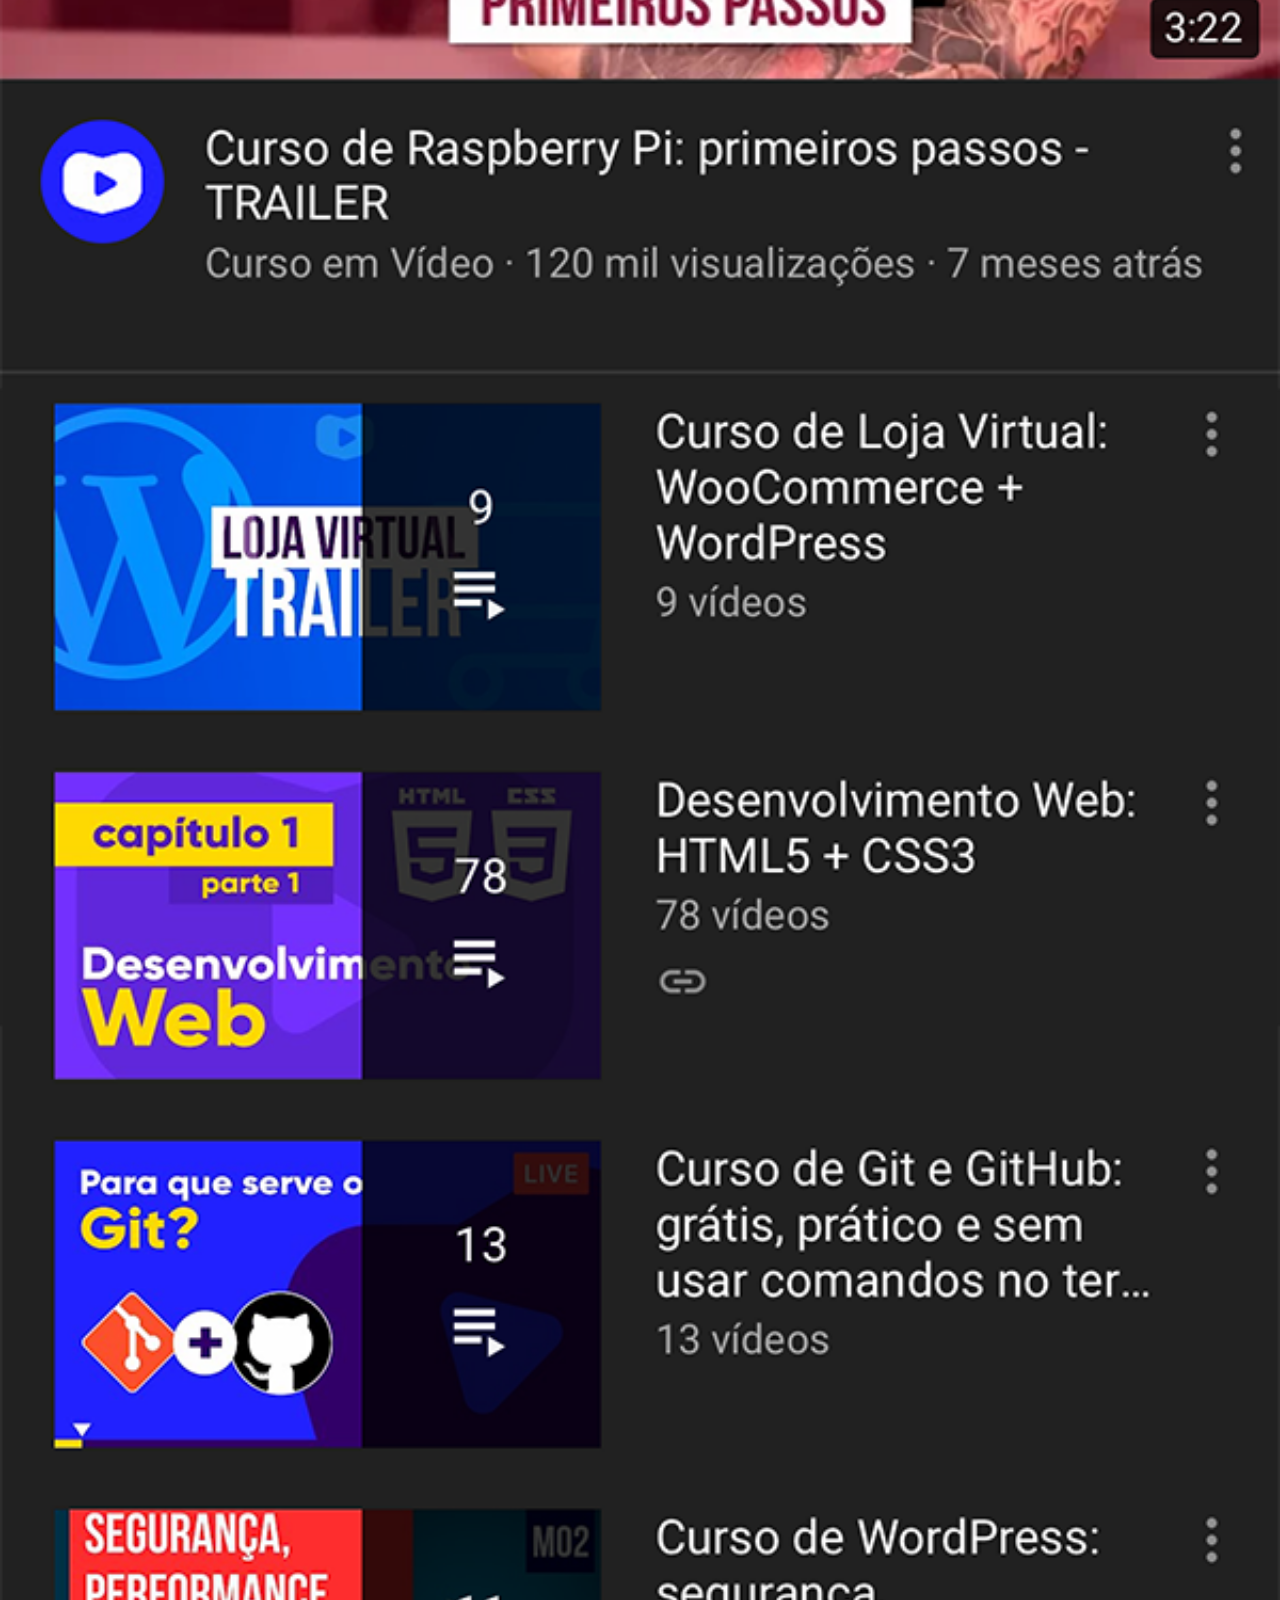
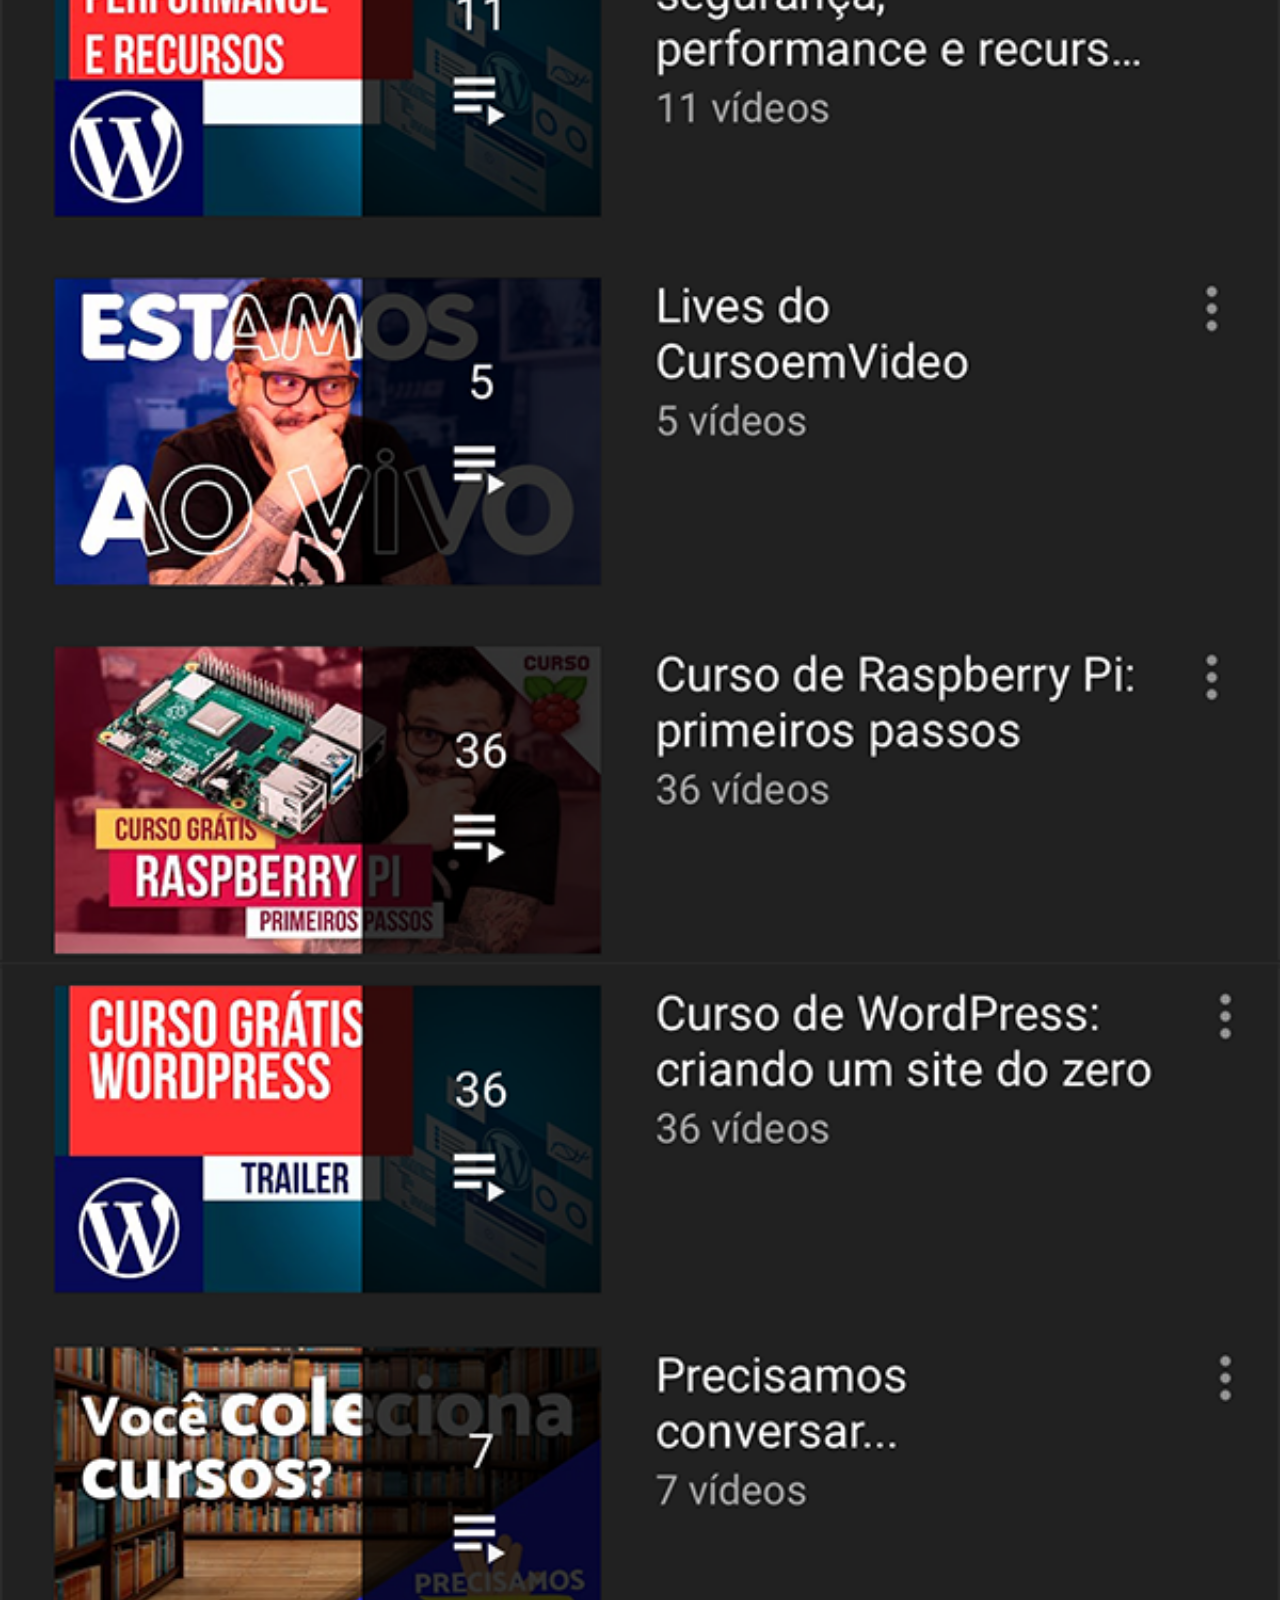
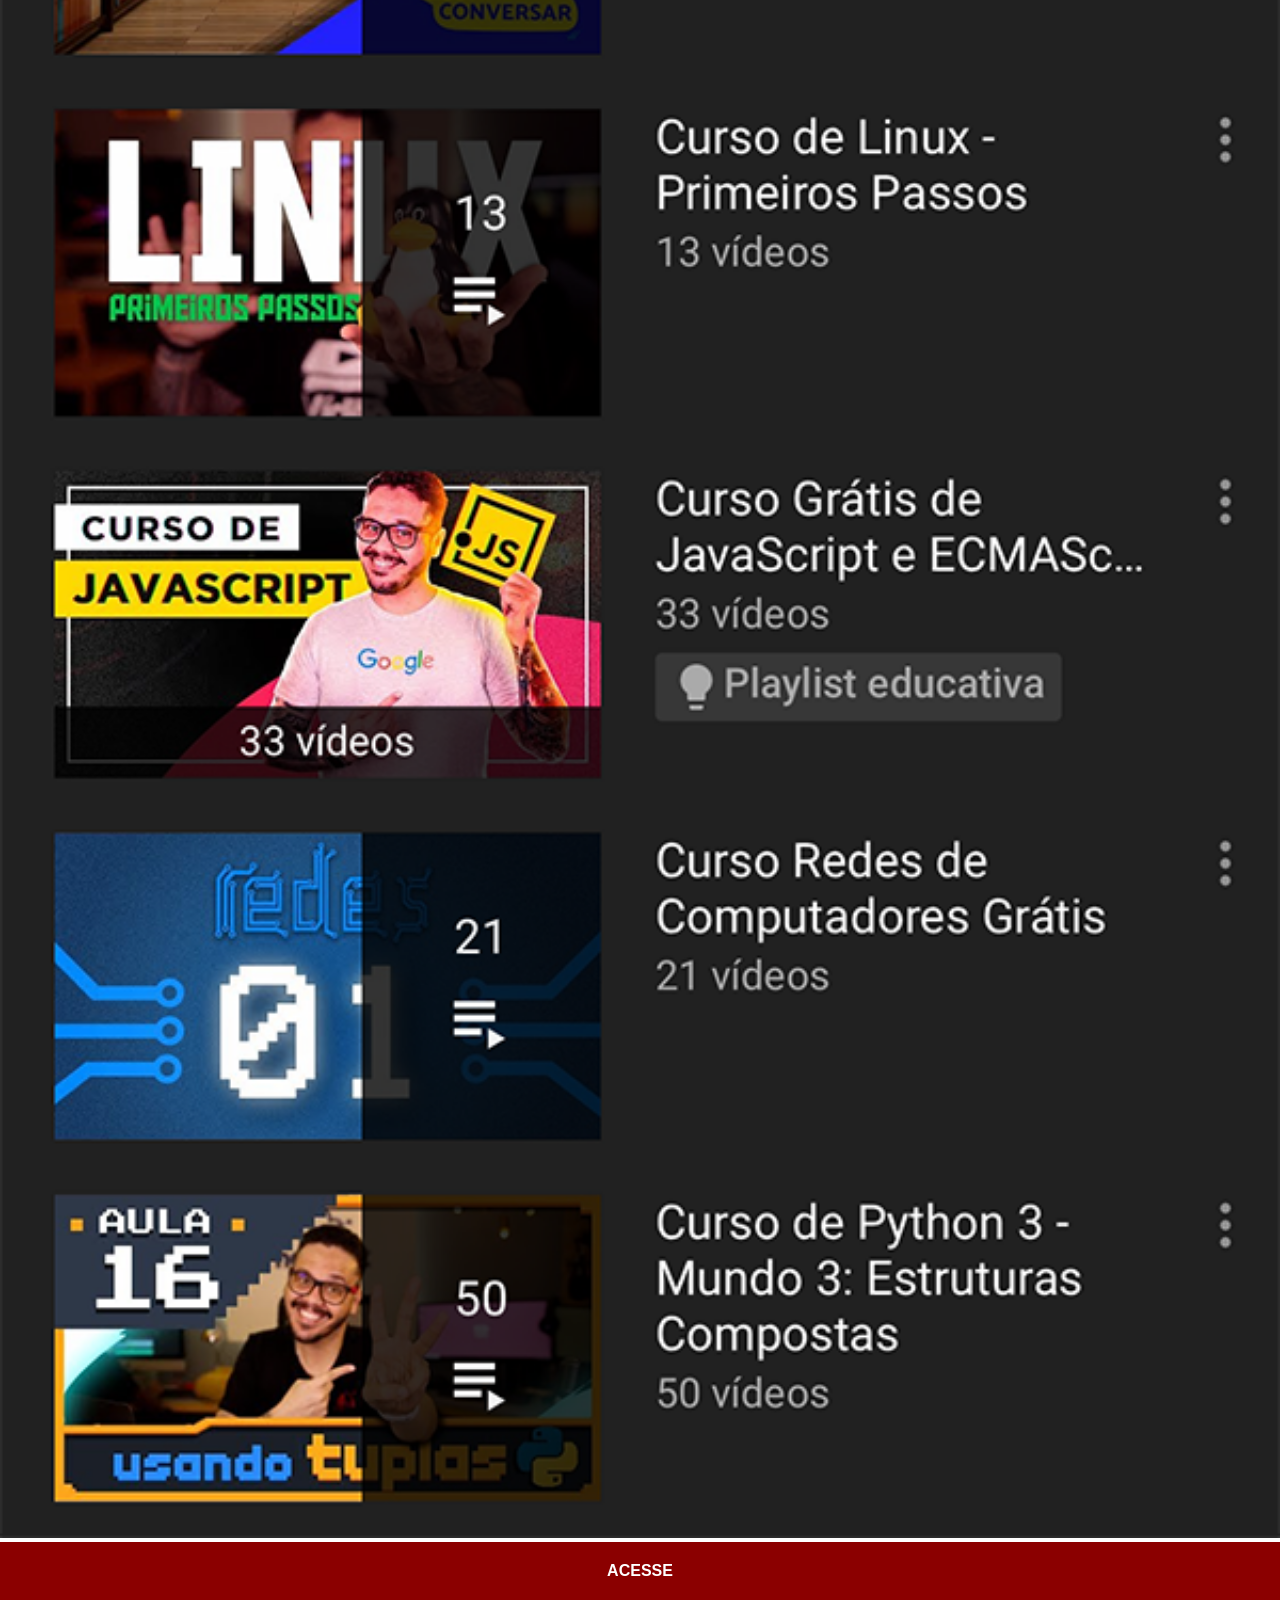
<file: youtube.html>
<!DOCTYPE html>
<html lang="pt-br">
<head>
    <meta charset="UTF-8">
    <meta name="viewport" content="width=device-width, initial-scale=1.0">
    <title>Youtube</title>
    <link rel="stylesheet" href="estilo/social.css">
</head>
<body>
    <img src="imagens/tela-youtube.png" alt="Youtube">
    <a href="https://www.youtube.com/@cursoemvideo" target="_blank">ACESSE</a>
</body>
</html>
</file>
<file: estilo/style.css>
@charset "UTF-8";

* {
    margin: 0;
    padding: 0;
    font-family: Arial, Helvetica, sans-serif;
}

html, body {
    height: 100vh;
    width: 100vw;
    background-color: black;
}

body {
    background: url(../imagens/fundo-madeira.jpg) no-repeat top center;
    background-size: cover;
    background-attachment: fixed;
}

main {
    position: relative;
    height: 100vh;
}

section#telefone {
    position: absolute;
    top: 50%;
    left: 50%;
    transform: translate(-50%, -50%);
    height: 627px;
    width: 311px;
    background: url(../imagens/frame-iphone.png) no-repeat;
}

iframe#tela {
    position: relative;
    top: 80px;
    left: 22px;
    width: 267px;
    height: 471px;
}

section#redes-sociais {
    text-align: right;
}

section#redes-sociais img {
    width: 50px;
    margin: 10px;
    border-radius: 50%;
    box-shadow: 2px 2px 5px rgba(0, 0, 0, 0.404);
    box-sizing: border-box;
}

section#redes-sociais img:hover{
    border: 2px solid rgba(255, 255, 255, 0.63);
    transform: translate(-2px, -2px);
    box-shadow: 5px 5px 10px rgba(0, 0, 0, 0.411);
    transition: transform 0.2s, border 0.2s;
}
</file>
<file: estilo/social.css>
@charset "UTF-8";

* {
    margin: 0px;
    padding: 0px;
    font-family: Arial, Helvetica, sans-serif;
}
::-webkit-scrollbar {
    width: 0px;
    height: 0px;
}
img {
    width: 100vw;

}
a {
    display: block;
    background-color: darkred;
    color: white;
    padding: 20px;
    text-align: center;
    font-weight: bolder;
    text-decoration: none;
}
a:hover {
    background-color: red;
}
</file>
